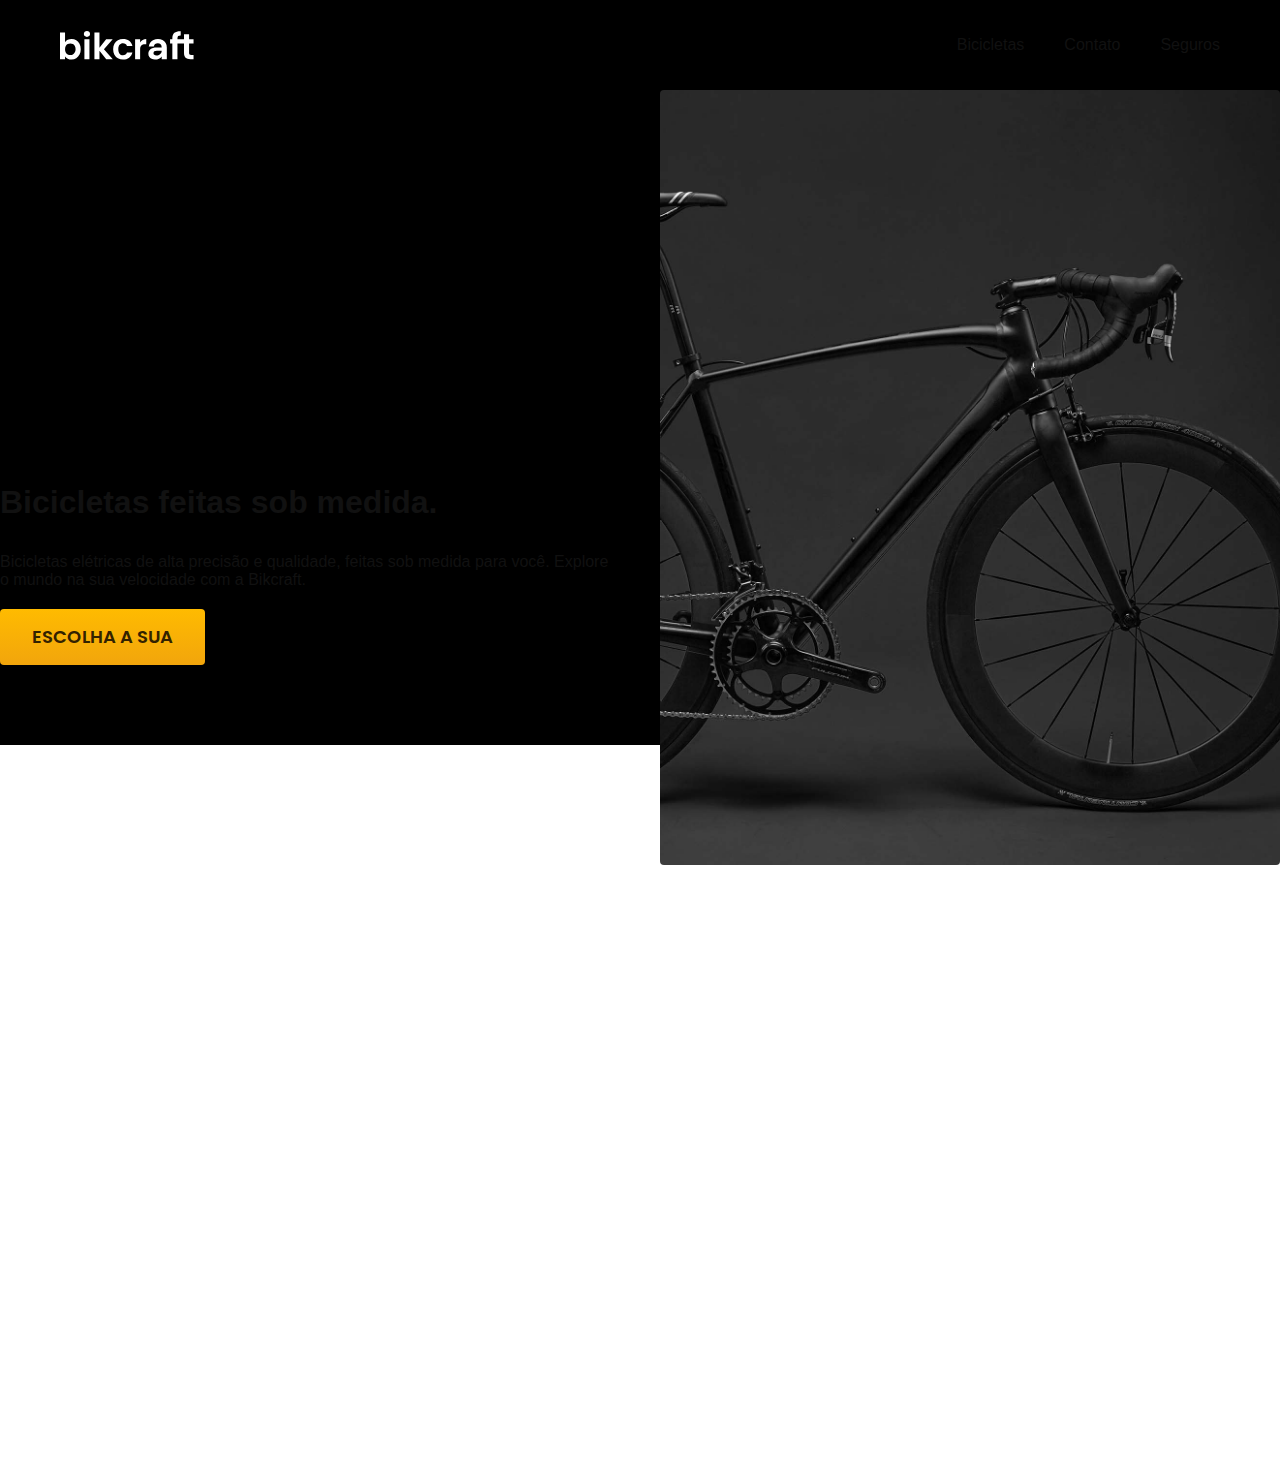
<file: index.html>
<!DOCTYPE html>
<html lang="pt-br">

<head>
  <meta charset="UTF-8">
  <meta name="viewport" content="width=device-width, initial-scale=1.0">
  <title>Bikcraft - Bicicletas Elétricas</title>
  <meta name="description" content="Bicicletas elétricas de alta precisão e qualidade, feitas sob medida para você. Explore o mundo na sua velocidade com a Bikcraft.">
  <link rel="stylesheet" href="./css/style.css">

  <link rel="preconnect" href="https://fonts.googleapis.com">
  <link rel="preconnect" href="https://fonts.gstatic.com" crossorigin>
  <link href="https://fonts.googleapis.com/css2?family=Poppins:wght@400;600&family=Roboto:wght@400;500&display=swap" rel="stylesheet">
</head>

<body>
  <header class="header-bg">
    <div class="header">
      <a href="./">
        <img src="./img/bikcraft.svg" alt="Bikcraft">
      </a>

      <nav aria-label="primaria">
        <ul class="header-menu">
          <li><a href="./bicicletas.html">Bicicletas</a></li>
          <li><a href="./contato.html">Contato</a></li>
          <li><a href="./seguros.html">Seguros</a></li>
        </ul>
      </nav>
    </div>
  </header>

  <main class="introducao-bg">
    <div class="introducao">
      <div class="introducao-conteudo">
        <h1>Bicicletas feitas sob medida<span>.</span></h1>
        <p>Bicicletas elétricas de alta precisão e qualidade, feitas sob medida para você. Explore o mundo na sua velocidade com a Bikcraft.</p>
        <a class="botao" href="./bicicletas.html">Escolha a sua</a>
      </div>
      <div>
        <img src="./img/fotos/introducao.jpg" alt="Bicicleta elétrica preta.">
      </div>
    </div>
  </main>
</body>

</html>
</file>
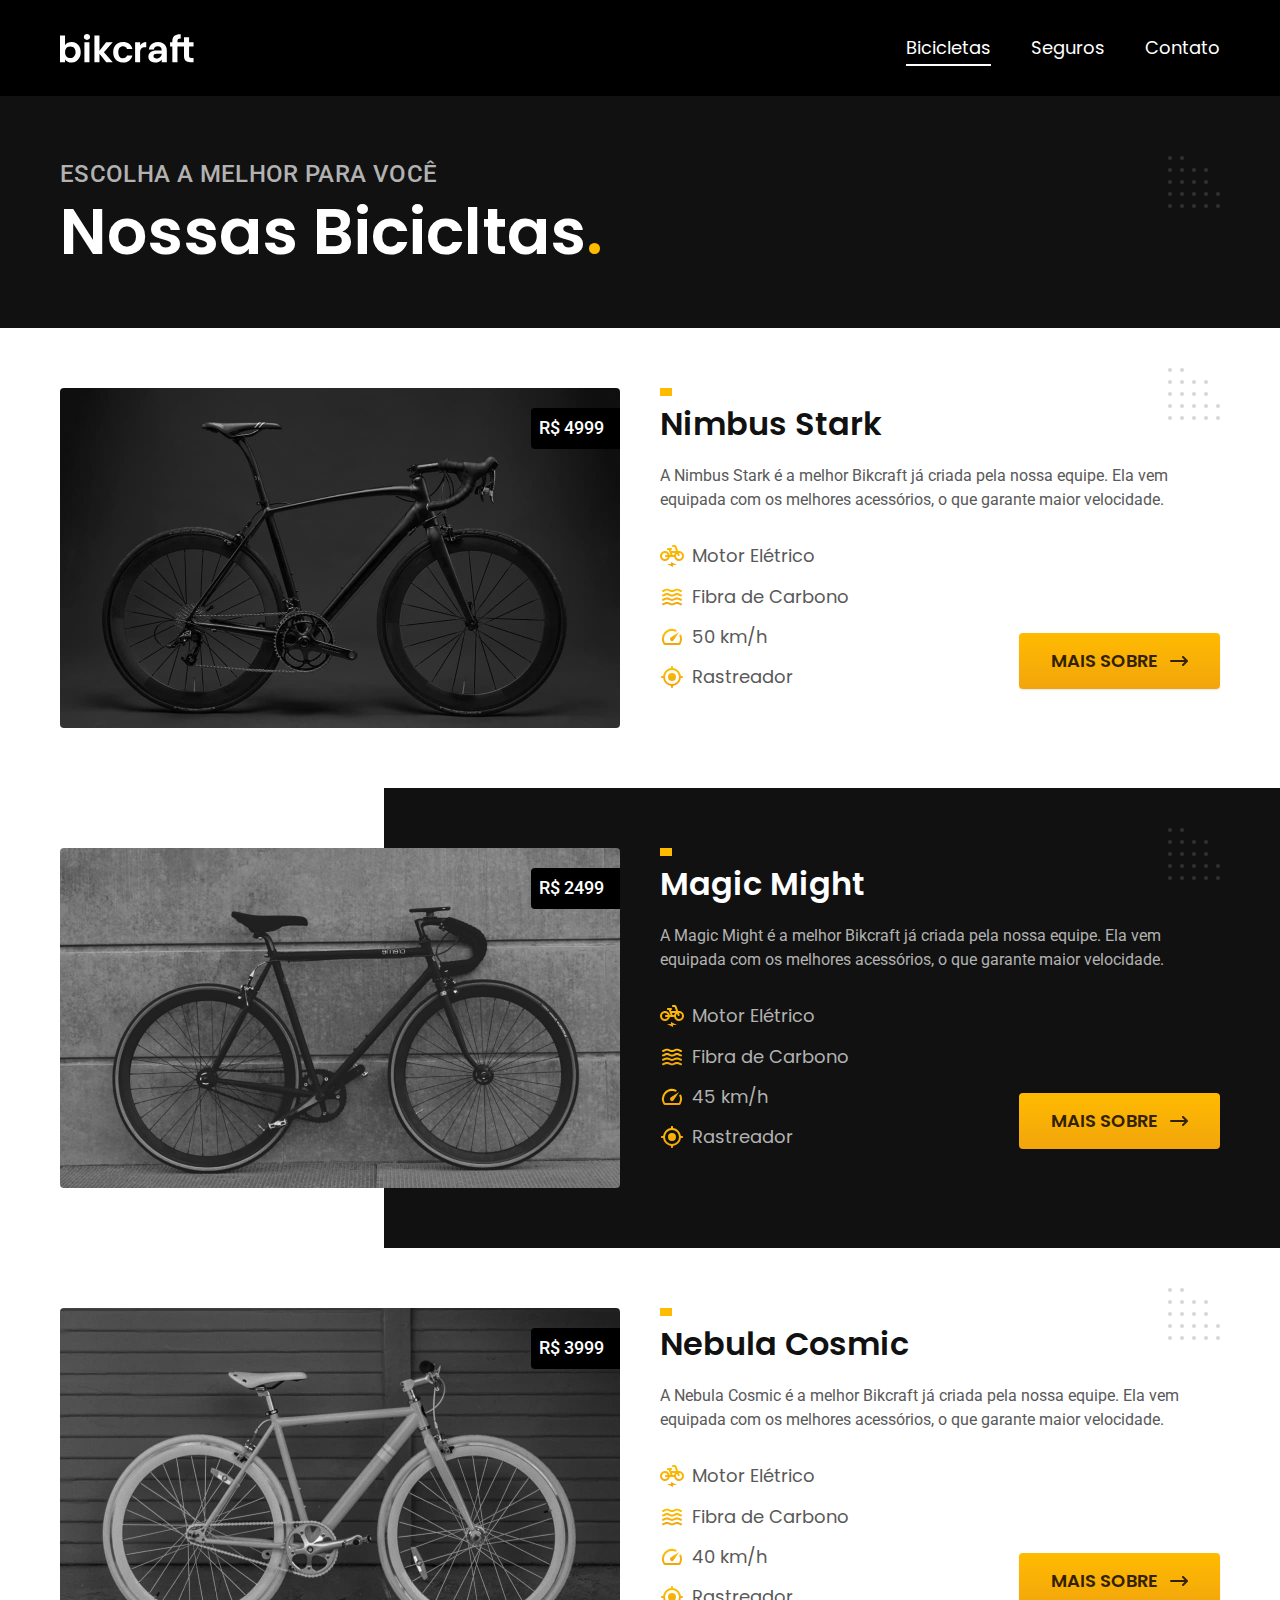
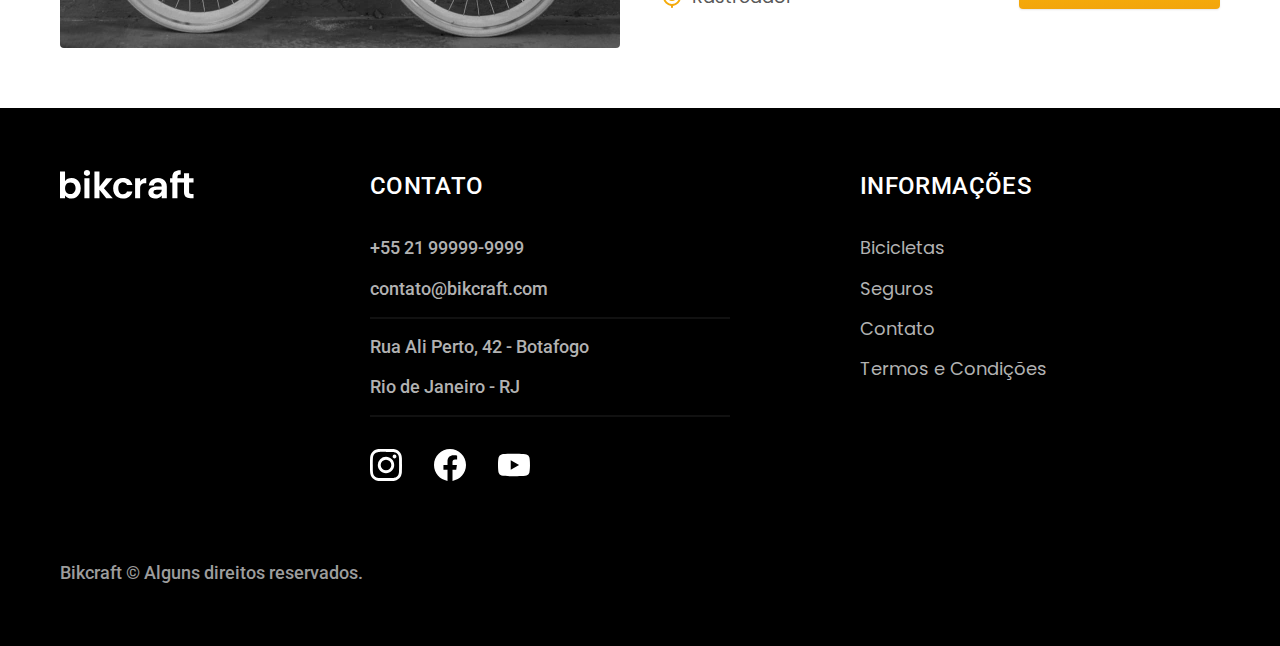
<file: bicicletas.html>
<!DOCTYPE html>
<html lang="pt-br">

<head>
  <meta charset="UTF-8">
  <meta name="viewport" content="width=device-width, initial-scale=1.0">
  <title>Bicicletas | Bikcraft</title>
  <meta name="description" content="Termos e Condições.">
  <link rel="apple-touch-icon" sizes="180x180" href="./img/favicon_io/apple-touch-icon.png">
  <link rel="icon" type="image/png" sizes="32x32" href="./img/favicon_io/favicon-32x32.png">
  <link rel="icon" type="image/png" sizes="16x16" href="./img/favicon_io/favicon-16x16.png">
  <link rel="manifest" href="/site.webmanifest">
  <link rel="preload" href="./css/style.min.css" as="style">
  <link rel="stylesheet" href="./css/style.min.css">

  <link rel="preconnect" href="https://fonts.googleapis.com">
  <link rel="preconnect" href="https://fonts.gstatic.com" crossorigin>
  <link href="https://fonts.googleapis.com/css2?family=Poppins:wght@400;600&family=Merriweather:ital,wght@1,900&family=Roboto:wght@400;500&display=swap" rel="stylesheet">

  <script>document.documentElement.classList.add('js')</script>
</head>

<body id="bicicletas">
  <header class="header-bg">
    <div class="header container">
      <a href="./">
        <img src="./img/bikcraft.svg" width="136" height="32" alt="Bikcraft">
      </a>

      <nav aria-label="primaria">
        <ul class="header-menu cor-0 font-1-m">
          <li><a href="./bicicletas.html">Bicicletas</a></li>
          <li><a href="./seguros.html">Seguros</a></li>
          <li><a href="./contato.html">Contato</a></li>
        </ul>
      </nav>
    </div>
  </header>

  <main>
    <div class="titulo-bg">
      <div class="titulo container">
        <p class="font-2-l-b cor-5">Escolha a melhor para você</p>
        <h1 class="font-1-xxl cor-0">Nossas Bicicltas<span class="cor-p1">.</span></h1>
      </div>
    </div>

    <div class="bicicletas container">
      <div class="bicicletas-imagem">
        <img src="./img/bicicletas/nimbus.jpg" width="1120" height="680" alt="Bicicleta Preta">
        <span class="font-2-m cor-0">R$ 4999</span>
      </div>
      <div class="bicicletas-conteudo">
        <h2 class="font-1-xl">Nimbus Stark</h2>
        <p class="font-2-s cor-8">A Nimbus Stark é a melhor Bikcraft já criada pela nossa equipe. Ela vem equipada com os melhores acessórios, o que garante maior velocidade.</p>
        <ul class="font-1-m cor-8">
          <li>
            <img src="./img/icones/eletrica.svg" width="24" height="24" alt="">
            Motor Elétrico
          </li>
          <li>
            <img src="./img/icones/carbono.svg" width="24" height="24" alt="">
            Fibra de Carbono
          </li>
          <li>
            <img src="./img/icones/velocidade.svg" width="24" height="24" alt="">
            50 km/h
          </li>
          <li>
            <img src="./img/icones/rastreador.svg" width="24" height="24" alt="">
            Rastreador
          </li>
        </ul>
        <a class="botao seta" href="./bicicletas/nimbus.html">Mais Sobre</a>
      </div>
    </div>

    <div class="bicicletas-bg">
      <div class="bicicletas container">
        <div class="bicicletas-imagem">
          <img src="./img/bicicletas/magic.jpg" width="1120" height="680" alt="Bicicleta Preta">
          <span class="font-2-m cor-0">R$ 2499</span>
        </div>
        <div class="bicicletas-conteudo">
          <h2 class="font-1-xl cor-0">Magic Might</h2>
          <p class="font-2-s cor-5">A Magic Might é a melhor Bikcraft já criada pela nossa equipe. Ela vem equipada com os melhores acessórios, o que garante maior velocidade.</p>
          <ul class="font-1-m cor-5">
            <li>
              <img src="./img/icones/eletrica.svg" width="24" height="24" alt="">
              Motor Elétrico
            </li>
            <li>
              <img src="./img/icones/carbono.svg" width="24" height="24" alt="">
              Fibra de Carbono
            </li>
            <li>
              <img src="./img/icones/velocidade.svg" width="24" height="24" alt="">
              45 km/h
            </li>
            <li>
              <img src="./img/icones/rastreador.svg" width="24" height="24" alt="">
              Rastreador
            </li>
          </ul>
          <a class="botao seta" href="./bicicletas/magic.html">Mais Sobre</a>
        </div>
      </div>
    </div>

    <div class="bicicletas container">
      <div class="bicicletas-imagem">
        <img src="./img/bicicletas/nebula.jpg" width="1120" height="680" alt="Bicicleta Preta">
        <span class="font-2-m cor-0">R$ 3999</span>
      </div>
      <div class="bicicletas-conteudo">
        <h2 class="font-1-xl">Nebula Cosmic</h2>
        <p class="font-2-s cor-8">A Nebula Cosmic é a melhor Bikcraft já criada pela nossa equipe. Ela vem equipada com os melhores acessórios, o que garante maior velocidade.</p>
        <ul class="font-1-m cor-8">
          <li>
            <img src="./img/icones/eletrica.svg" width="24" height="24" alt="">
            Motor Elétrico
          </li>
          <li>
            <img src="./img/icones/carbono.svg" width="24" height="24" alt="">
            Fibra de Carbono
          </li>
          <li>
            <img src="./img/icones/velocidade.svg" width="24" height="24" alt="">
            40 km/h
          </li>
          <li>
            <img src="./img/icones/rastreador.svg" width="24" height="24" alt="">
            Rastreador
          </li>
        </ul>
        <a class="botao seta" href="./bicicletas/nebula.html">Mais Sobre</a>
      </div>
    </div>
  </main>

  <footer class="footer-bg">
    <div class="footer container">
      <img src="./img/bikcraft.svg" width="136" height="32" alt="Bikcraft">
      <div class="footer-contato">
        <h3 class="font-2-l-b cor-0">Contato</h3>
        <ul class="font-2-m cor-5">
          <li><a href="tel:+5521999999999">+55 21 99999-9999</a></li>
          <li><a href="mailto:contato@bikcraft.com">contato@bikcraft.com</a></li>
          <li>Rua Ali Perto, 42 - Botafogo</li>
          <li>Rio de Janeiro - RJ</li>
        </ul>
        <div class="footer-redes">
          <a href="./">
            <img src="./img/redes/instagram.svg" width="32" height="32" alt="Instagram">
          </a>
          <a href="./">
            <img src="./img/redes/facebook.svg" width="32" height="32" alt="Facebook">
          </a>
          <a href="./">
            <img src="./img/redes/youtube.svg" width="32" height="32" alt="Youtube">
          </a>
        </div>
      </div>
      <div class="footer-informacoes">
        <h3 class="font-2-l-b cor-0">Informações</h3>
        <nav>
          <ul class="font-1-m cor-5">
            <li><a href="./bicicletas.html">Bicicletas</a></li>
            <li><a href="./seguros.html">Seguros</a></li>
            <li><a href="./contato.html">Contato</a></li>
            <li><a href="./termos.html">Termos e Condições</a></li>
          </ul>
        </nav>
      </div>
      <p class="footer-copy font-2-m cor-6">Bikcraft &copy; Alguns direitos reservados.</p>
    </div>
  </footer>
  <script src="./js/script.js"></script>
</body>

</html>
</file>
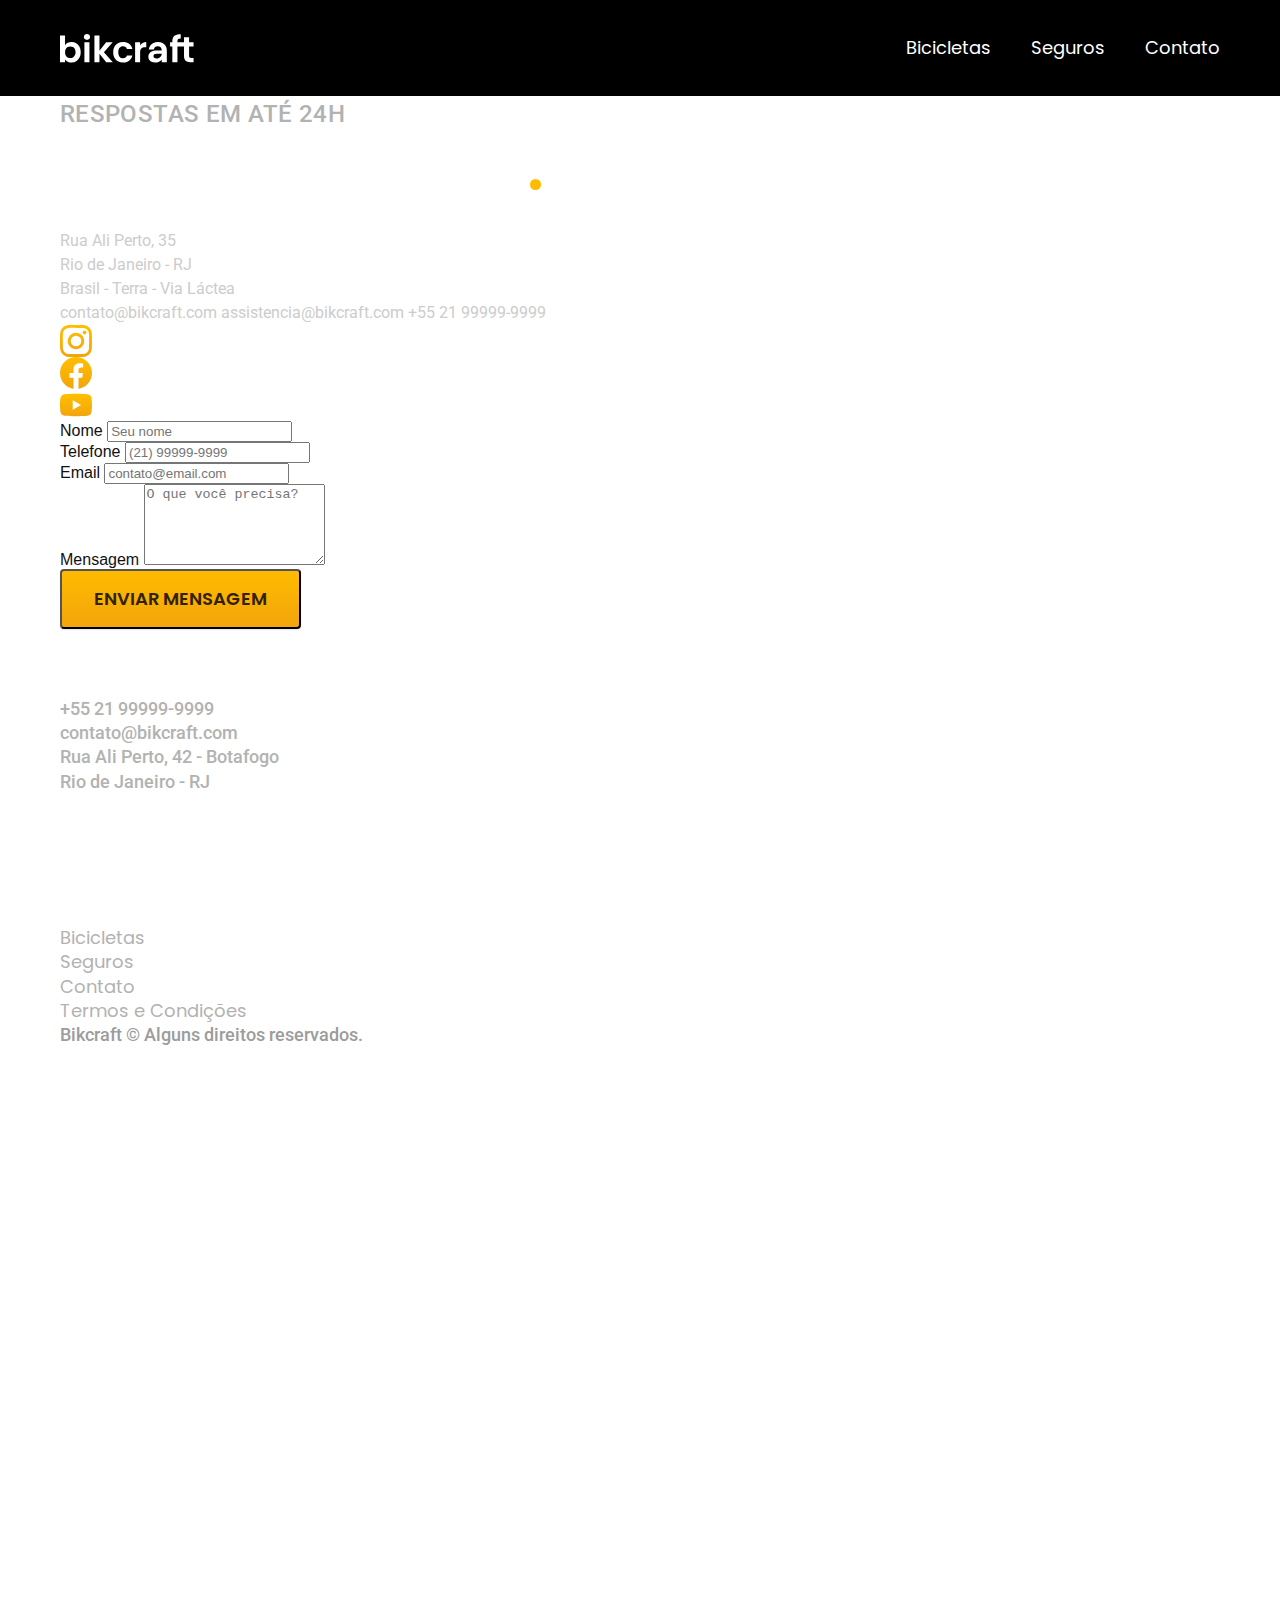
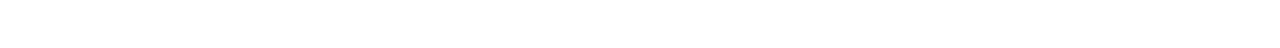
<file: contato.html>
<!DOCTYPE html>
<html lang="pt-br">

<head>
  <meta charset="UTF-8">
  <meta name="viewport" content="width=device-width, initial-scale=1.0">
  <title>Contato | Bikcraft</title>
  <meta name="description" content="Contato">
  <link rel="stylesheet" href="./css/style.css">

  <link rel="preconnect" href="https://fonts.googleapis.com">
  <link rel="preconnect" href="https://fonts.gstatic.com" crossorigin>
  <link href="https://fonts.googleapis.com/css2?family=Poppins:wght@400;600&family=Merriweather:ital,wght@1,900&family=Roboto:wght@400;500&display=swap" rel="stylesheet">
</head>

<body id="contato">
  <header class="header-bg">
    <div class="header container">
      <a href="./">
        <img src="./img/bikcraft.svg" alt="Bikcraft">
      </a>

      <nav aria-label="primaria">
        <ul class="header-menu cor-0 font-1-m">
          <li><a href="./bicicletas.html">Bicicletas</a></li>
          <li><a href="./seguros.html">Seguros</a></li>
          <li><a href="./contato.html">Contato</a></li>
        </ul>
      </nav>
    </div>
  </header>

  <main>
    <div class="titulo-bg">
      <div class="titulo container">
        <p class="font-2-l-b cor-5">Respostas em até 24h</p>
        <h1 class="font-1-xxl cor-0">Nosso contato<span class="cor-p1">.</span></h1>
      </div>
    </div>

    <div class="contato-bg">
      <div class="contato container">
        <section class="contato-dados" aria-label="Endereço">
          <h2 class="font-1-m cor-0">Loja Online</h2>
          <div class="contato-endereco font-2-s cor-4">
            <p>Rua Ali Perto, 35</p>
            <p>Rio de Janeiro - RJ</p>
            <p>Brasil - Terra - Via Láctea</p>
          </div>
          <address class="contato-meios font-2-s cor-4">
            <a href="mailto:contato@bikcraft.com">contato@bikcraft.com</a>
            <a href="mailto:assistencia@bikcraft.com">assistencia@bikcraft.com</a>
            <a href="tel:+5521999999999">+55 21 99999-9999</a>
          </address>
          <div class="contato-redes">
            <a href="./">
              <img src="./img/redes/instagram-p.svg" alt="Instagram">
            </a>
            <a href="./">
              <img src="./img/redes/facebook-p.svg" alt="Facebook">
            </a>
            <a href="./">
              <img src="./img/redes/youtube-p.svg" alt="Youtube">
            </a>
          </div>
        </section>
        <section class="contato-formulario" aria-label="Formulário">
          <form class="form" action="./contato.html">
            <div>
              <label for="nome">Nome</label>
              <input type="text" id="nome" name="nome" placeholder="Seu nome">
            </div>
            <div>
              <label for="telefone">Telefone</label>
              <input type="text" id="telefone" name="telefone" placeholder="(21) 99999-9999">
            </div>
            <div class="col-2">
              <label for="email">Email</label>
              <input type="email" id="email" name="email" placeholder="contato@email.com">
            </div>
            <div class="col-2">
              <label for="mensagem">Mensagem</label>
              <textarea rows="5" id="mensagem" name="mensagem" placeholder="O que você precisa?"></textarea>
            </div>
            <button class="botao col-2">Enviar Mensagem</button>
          </form>
        </section>
      </div>
    </div>
  </main>

  <footer class="footer-bg">
    <div class="footer container">
      <img src="./img/bikcraft.svg" alt="Bikcraft">
      <div class="footer-contato">
        <h3 class="font-2-l-b cor-0">Contato</h3>
        <ul class="font-2-m cor-5">
          <li><a href="tel:+5521999999999">+55 21 99999-9999</a></li>
          <li><a href="mailto:contato@bikcraft.com">contato@bikcraft.com</a></li>
          <li>Rua Ali Perto, 42 - Botafogo</li>
          <li>Rio de Janeiro - RJ</li>
        </ul>
        <div class="footer-redes">
          <a href="./">
            <img src="./img/redes/instagram.svg" alt="Instagram">
          </a>
          <a href="./">
            <img src="./img/redes/facebook.svg" alt="Facebook">
          </a>
          <a href="./">
            <img src="./img/redes/youtube.svg" alt="Youtube">
          </a>
        </div>
      </div>
      <div class="footer-informacoes">
        <h3 class="font-2-l-b cor-0">Informações</h3>
        <nav>
          <ul class="font-1-m cor-5">
            <li><a href="./bicicletas.html">Bicicletas</a></li>
            <li><a href="./seguros.html">Seguros</a></li>
            <li><a href="./contato.html">Contato</a></li>
            <li><a href="./termos.html">Termos e Condições</a></li>
          </ul>
        </nav>
      </div>
      <p class="footer-copy font-2-m cor-6">Bikcraft &copy; Alguns direitos reservados.</p>
    </div>
  </footer>
</body>

</html>
</file>
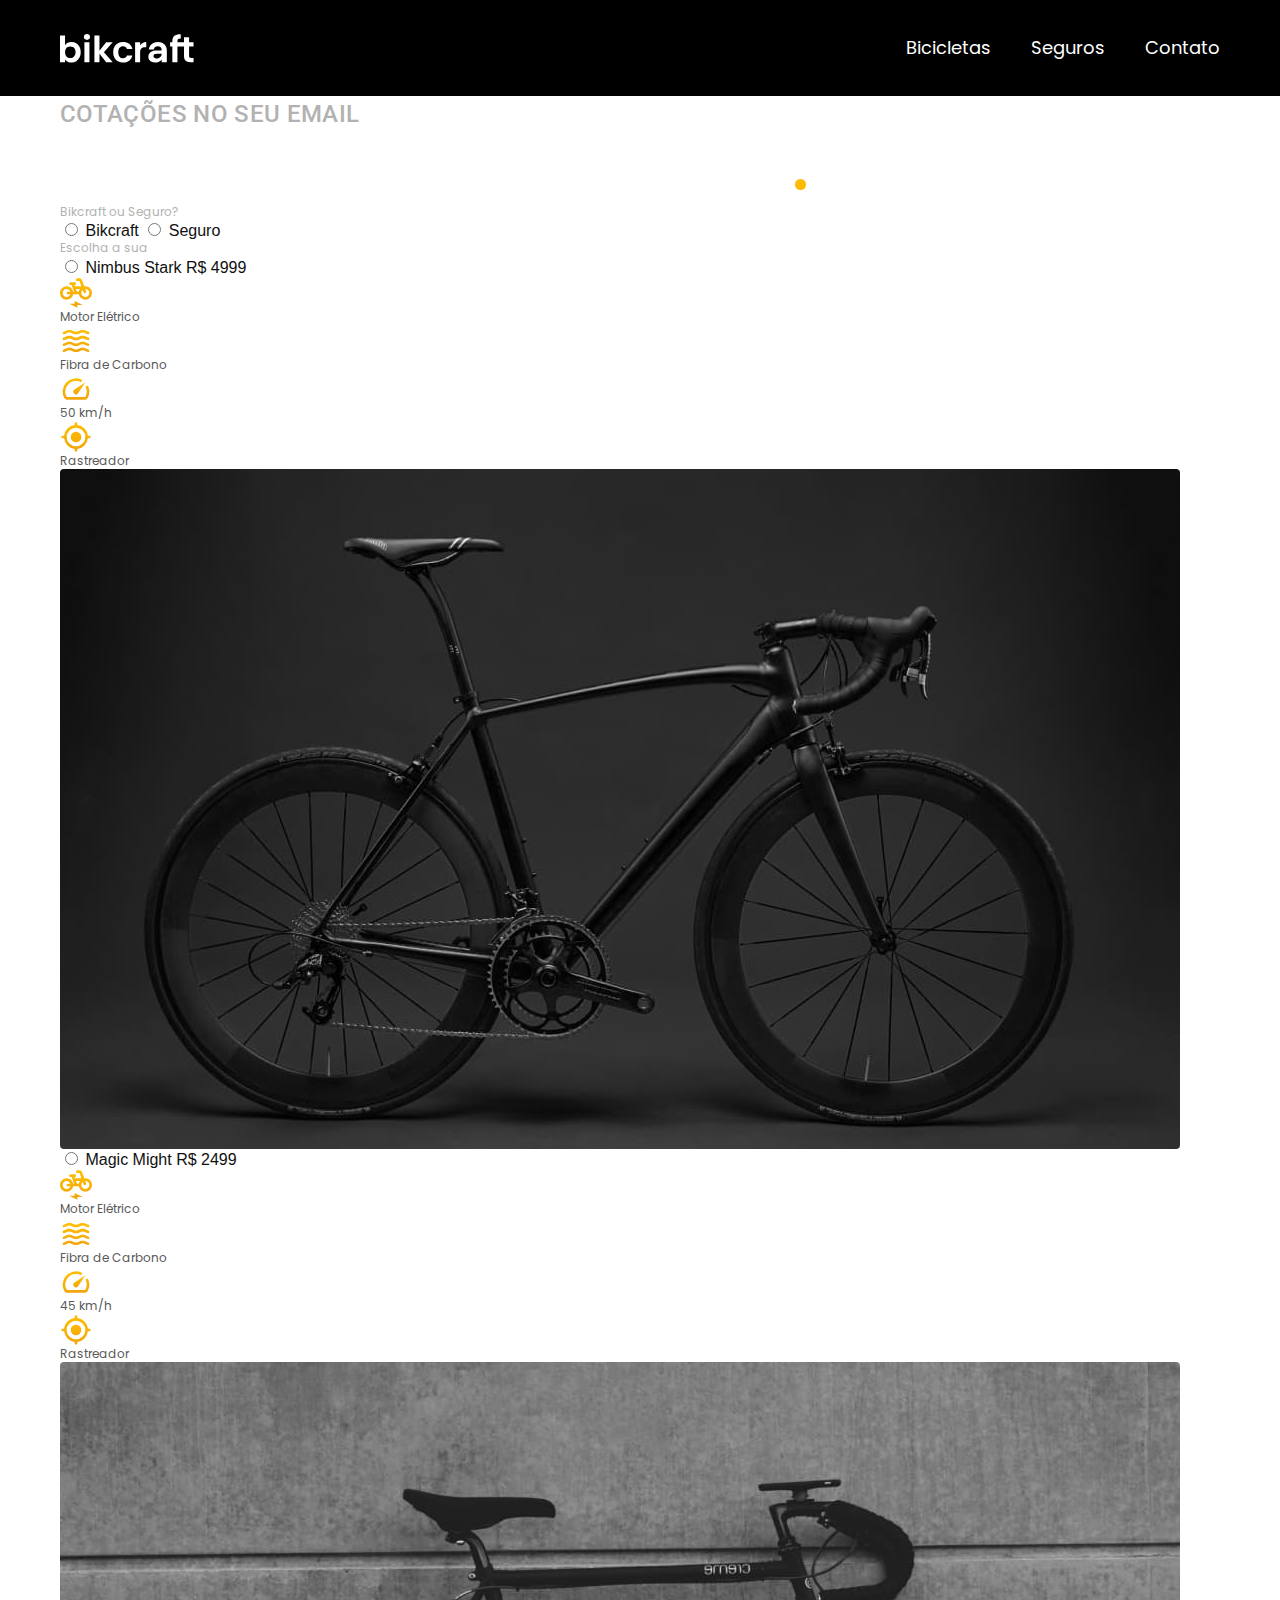
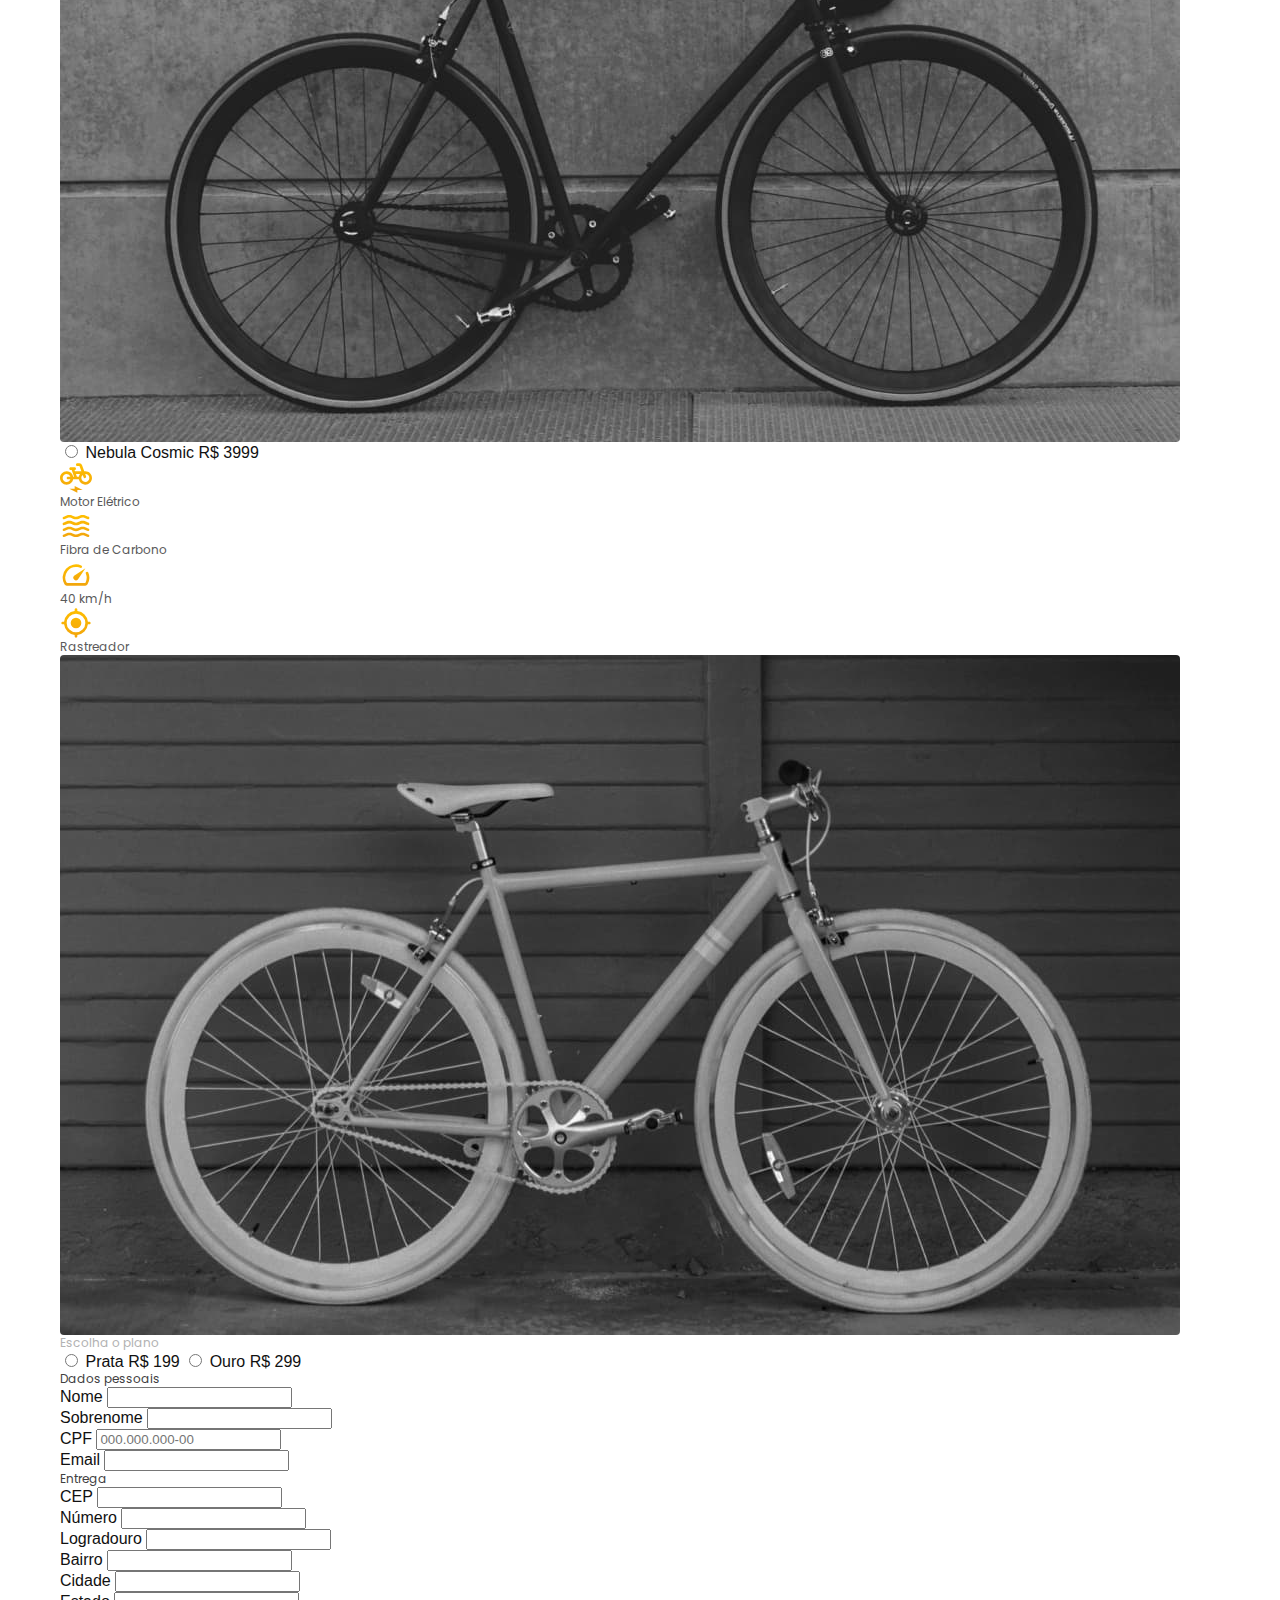
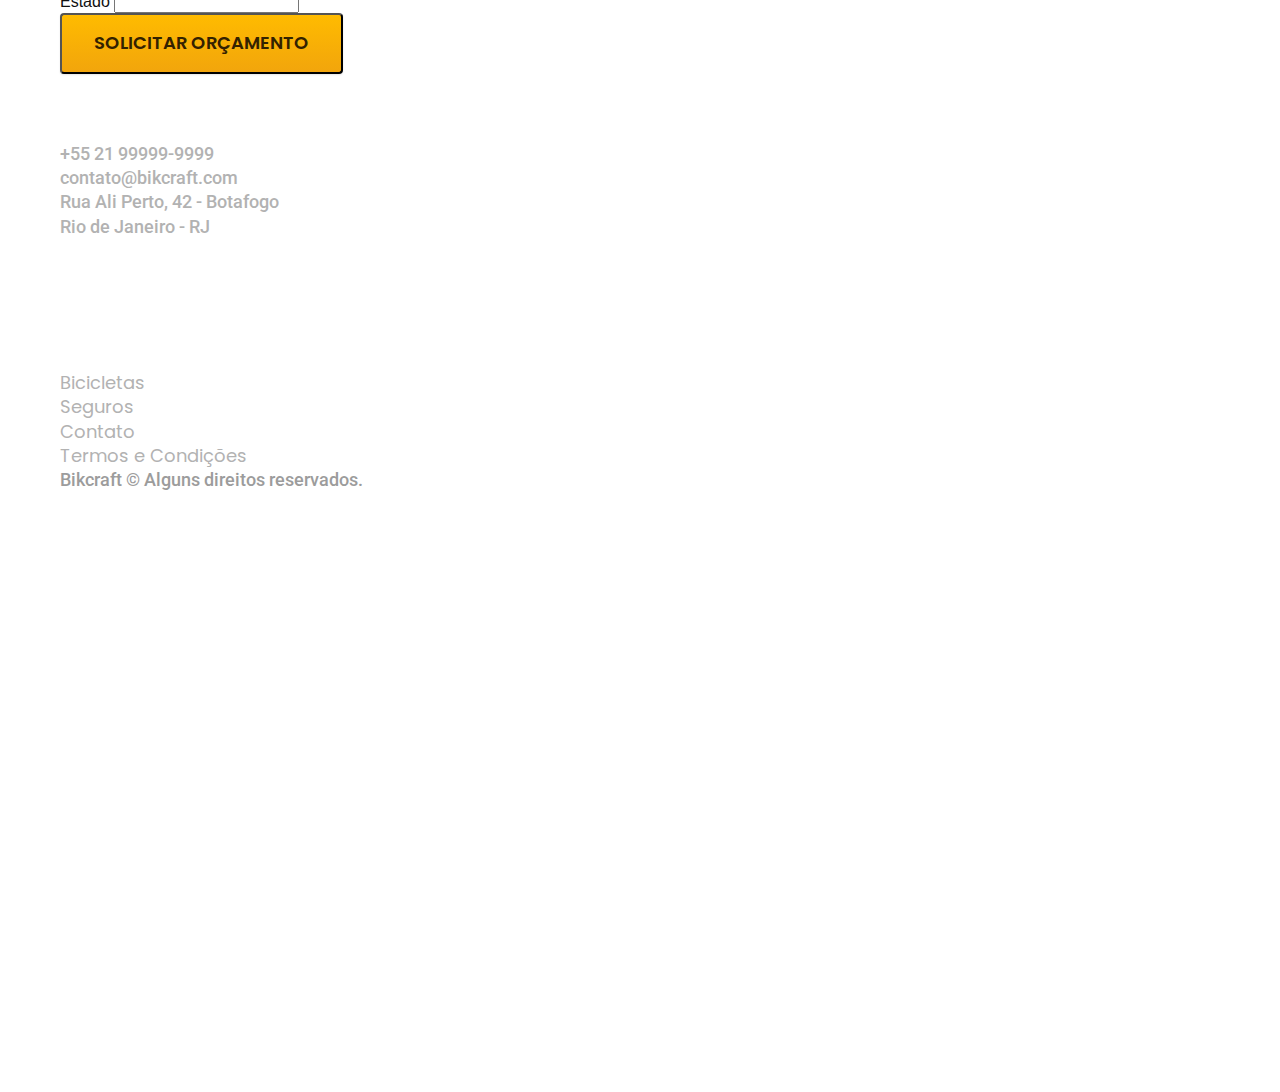
<file: orcamento.html>
<!DOCTYPE html>
<html lang="pt-br">

<head>
  <meta charset="UTF-8">
  <meta name="viewport" content="width=device-width, initial-scale=1.0">
  <title>Orçamento | Bikcraft</title>
  <meta name="description" content="Orçamento.">
  <link rel="stylesheet" href="./css/style.css">

  <link rel="preconnect" href="https://fonts.googleapis.com">
  <link rel="preconnect" href="https://fonts.gstatic.com" crossorigin>
  <link href="https://fonts.googleapis.com/css2?family=Poppins:wght@400;600&family=Merriweather:ital,wght@1,900&family=Roboto:wght@400;500&display=swap" rel="stylesheet">
</head>

<body id="orcamento">
  <header class="header-bg">
    <div class="header container">
      <a href="./">
        <img src="./img/bikcraft.svg" alt="Bikcraft">
      </a>

      <nav aria-label="primaria">
        <ul class="header-menu cor-0 font-1-m">
          <li><a href="./bicicletas.html">Bicicletas</a></li>
          <li><a href="./seguros.html">Seguros</a></li>
          <li><a href="./contato.html">Contato</a></li>
        </ul>
      </nav>
    </div>
  </header>

  <main>
    <div class="titulo-bg">
      <div class="titulo container">
        <p class="font-2-l-b cor-5">Cotações no seu email</p>
        <h1 class="font-1-xxl cor-0">Solicite um orçamento<span class="cor-p1">.</span></h1>
      </div>
    </div>

    <form class="orcamento container" action="./">
      <div class="orcamento-produto">
        <h2 class="font-1-xs cor-5">Bikcraft ou Seguro?</h2>

        <input type="radio" name="tipo" value="bikcraft" id="bikcraft">
        <label for="bikcraft">Bikcraft</label>

        <input type="radio" name="tipo" value="seguro" id="seguro">
        <label for="seguro">Seguro</label>

        <div class="orcamento-conteudo" id="orcamento-bikcraft">
          <h2 class="font-1-xs cor-5">Escolha a sua</h2>

          <input type="radio" name="produto" value="nimbus" id="nimbus">
          <label for="nimbus">Nimbus Stark <span>R$ 4999</span></label>
          <div class="orcamento-detalhes">
            <ul class="font-1-xs cor-8">
              <li><img src="./img/icones/eletrica.svg" alt=""> Motor Elétrico</li>
              <li><img src="./img/icones/carbono.svg" alt=""> Fibra de Carbono</li>
              <li><img src="./img/icones/velocidade.svg" alt=""> 50 km/h</li>
              <li><img src="./img/icones/rastreador.svg" alt=""> Rastreador</li>
            </ul>
            <img src="./img/bicicletas/nimbus.jpg" alt="Bicicleta preta">
          </div>

          <input type="radio" name="produto" value="magic" id="magic">
          <label for="magic">Magic Might <span>R$ 2499</span></label>
          <div class="orcamento-detalhes">
            <ul class="font-1-xs cor-8">
              <li><img src="./img/icones/eletrica.svg" alt=""> Motor Elétrico</li>
              <li><img src="./img/icones/carbono.svg" alt=""> Fibra de Carbono</li>
              <li><img src="./img/icones/velocidade.svg" alt=""> 45 km/h</li>
              <li><img src="./img/icones/rastreador.svg" alt=""> Rastreador</li>
            </ul>
            <img src="./img/bicicletas/magic.jpg" alt="Bicicleta preta">
          </div>

          <input type="radio" name="produto" value="nebula" id="nebula">
          <label for="nebula">Nebula Cosmic <span>R$ 3999</span></label>
          <div class="orcamento-detalhes">
            <ul class="font-1-xs cor-8">
              <li><img src="./img/icones/eletrica.svg" alt=""> Motor Elétrico</li>
              <li><img src="./img/icones/carbono.svg" alt=""> Fibra de Carbono</li>
              <li><img src="./img/icones/velocidade.svg" alt=""> 40 km/h</li>
              <li><img src="./img/icones/rastreador.svg" alt=""> Rastreador</li>
            </ul>
            <img src="./img/bicicletas/nebula.jpg" alt="Bicicleta branca">
          </div>
        </div>

        <div class="orcamento-conteudo" id="orcamento-seguro">
          <h2 class="font-1-xs cor-5">Escolha o plano</h2>

          <input type="radio" name="produto" value="prata" id="prata">
          <label for="prata">Prata <span>R$ 199</span></label>

          <input type="radio" name="produto" value="ouro" id="ouro">
          <label for="ouro">Ouro <span>R$ 299</span></label>
        </div>
      </div>
      <div class="orcamento-dados form">
        <h2 class="font-1-xs cor-9 col-2">Dados pessoais</h2>
        <div>
          <label for="nome">Nome</label>
          <input type="text" id="nome" name="nome">
        </div>
        <div>
          <label for="sobrenome">Sobrenome</label>
          <input type="text" id="sobrenome" name="sobrenome">
        </div>
        <div class="col-2">
          <label for="cpf">CPF</label>
          <input type="text" id="cpf" name="cpf" placeholder="000.000.000-00">
        </div>
        <div class="col-2">
          <label for="email">Email</label>
          <input type="email" id="email" name="email">
        </div>
        <h2 class="font-1-xs cor-9 col-2">Entrega</h2>
        <div>
          <label for="cep">CEP</label>
          <input type="text" id="cep" name="cep">
        </div>
        <div>
          <label for="numero">Número</label>
          <input type="text" id="numero" name="numero">
        </div>
        <div>
          <label for="logradouro">Logradouro</label>
          <input type="text" id="logradouro" name="logradouro">
        </div>
        <div>
          <label for="bairro">Bairro</label>
          <input type="text" id="bairro" name="bairro">
        </div>
        <div>
          <label for="cidade">Cidade</label>
          <input type="text" id="cidade" name="cidade">
        </div>
        <div>
          <label for="estado">Estado</label>
          <input type="text" id="estado" name="estado">
        </div>
        <button class="botao col-2">Solicitar Orçamento</button>
      </div>
    </form>
  </main>

  <footer class="footer-bg">
    <div class="footer container">
      <img src="./img/bikcraft.svg" alt="Bikcraft">
      <div class="footer-contato">
        <h3 class="font-2-l-b cor-0">Contato</h3>
        <ul class="font-2-m cor-5">
          <li><a href="tel:+5521999999999">+55 21 99999-9999</a></li>
          <li><a href="mailto:contato@bikcraft.com">contato@bikcraft.com</a></li>
          <li>Rua Ali Perto, 42 - Botafogo</li>
          <li>Rio de Janeiro - RJ</li>
        </ul>
        <div class="footer-redes">
          <a href="./">
            <img src="./img/redes/instagram.svg" alt="Instagram">
          </a>
          <a href="./">
            <img src="./img/redes/facebook.svg" alt="Facebook">
          </a>
          <a href="./">
            <img src="./img/redes/youtube.svg" alt="Youtube">
          </a>
        </div>
      </div>
      <div class="footer-informacoes">
        <h3 class="font-2-l-b cor-0">Informações</h3>
        <nav>
          <ul class="font-1-m cor-5">
            <li><a href="./bicicletas.html">Bicicletas</a></li>
            <li><a href="./seguros.html">Seguros</a></li>
            <li><a href="./contato.html">Contato</a></li>
            <li><a href="./termos.html">Termos e Condições</a></li>
          </ul>
        </nav>
      </div>
      <p class="footer-copy font-2-m cor-6">Bikcraft &copy; Alguns direitos reservados.</p>
    </div>
  </footer>
</body>

</html>
</file>
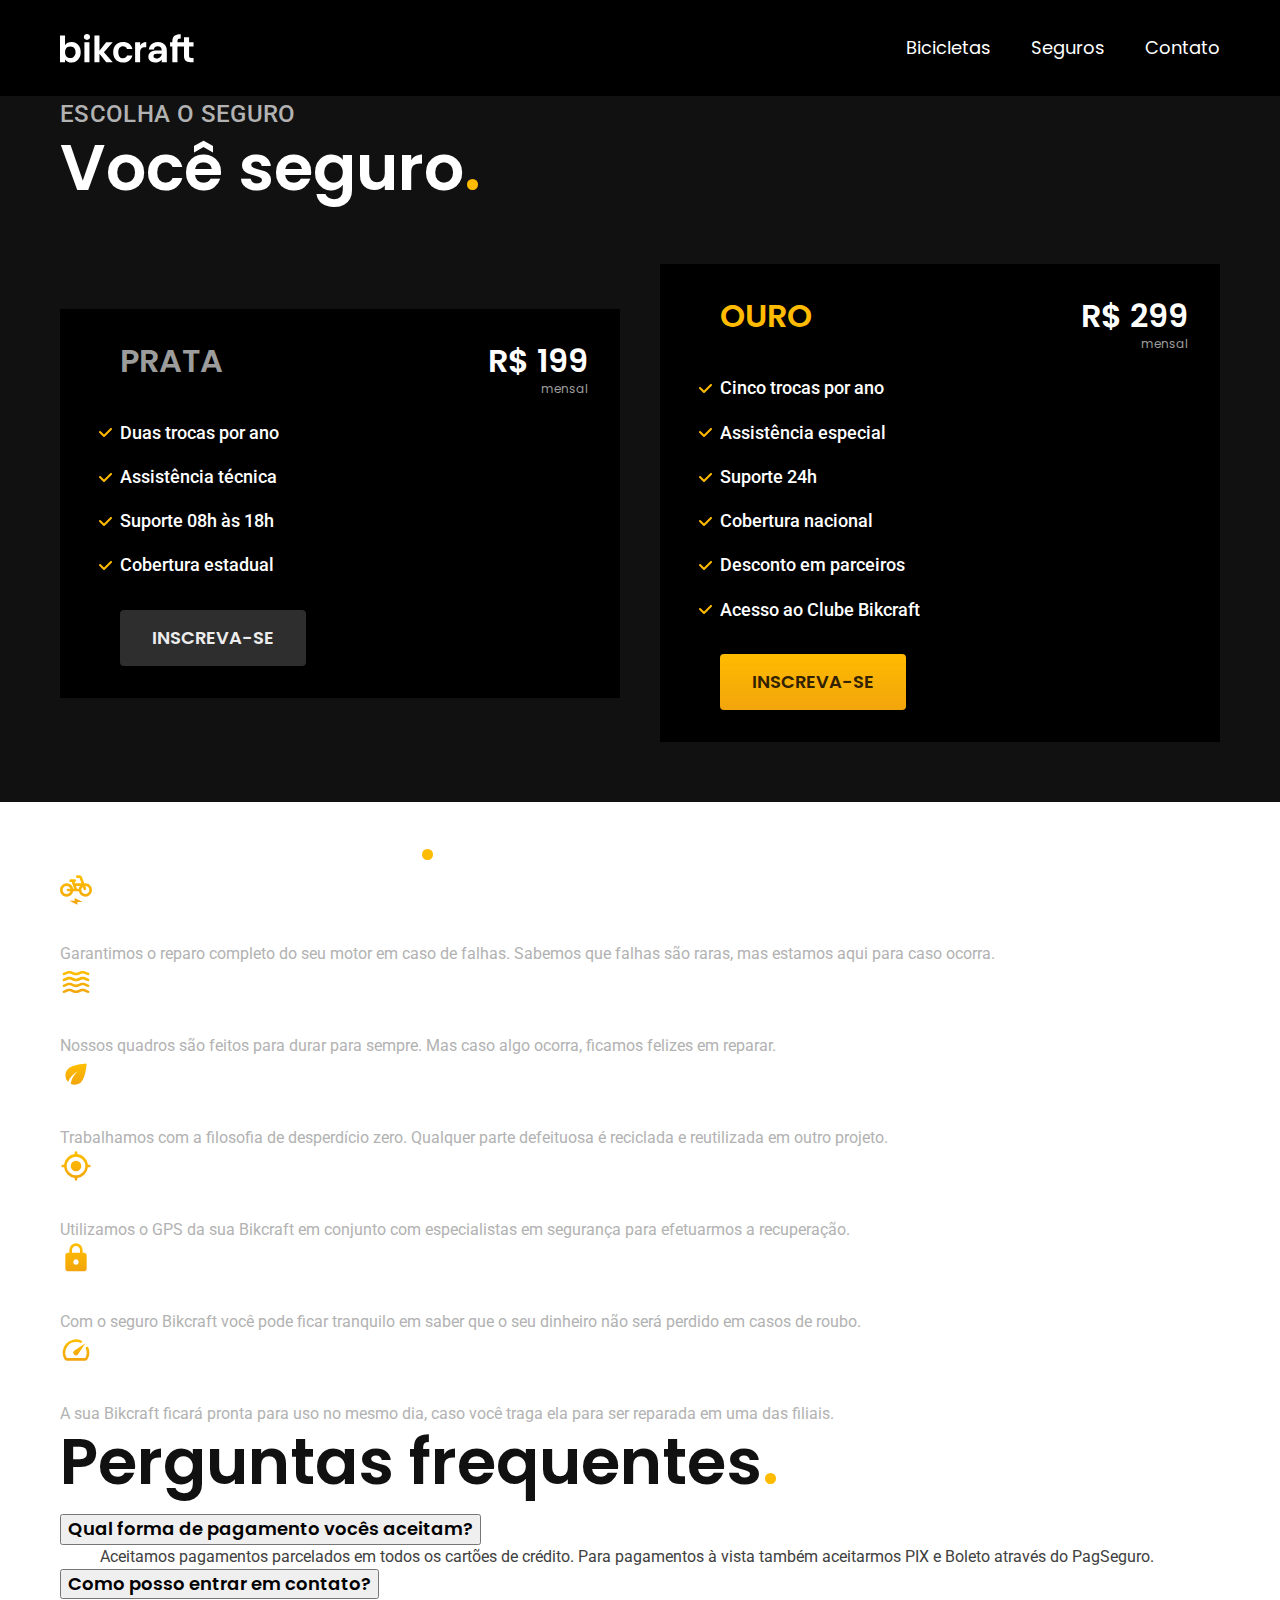
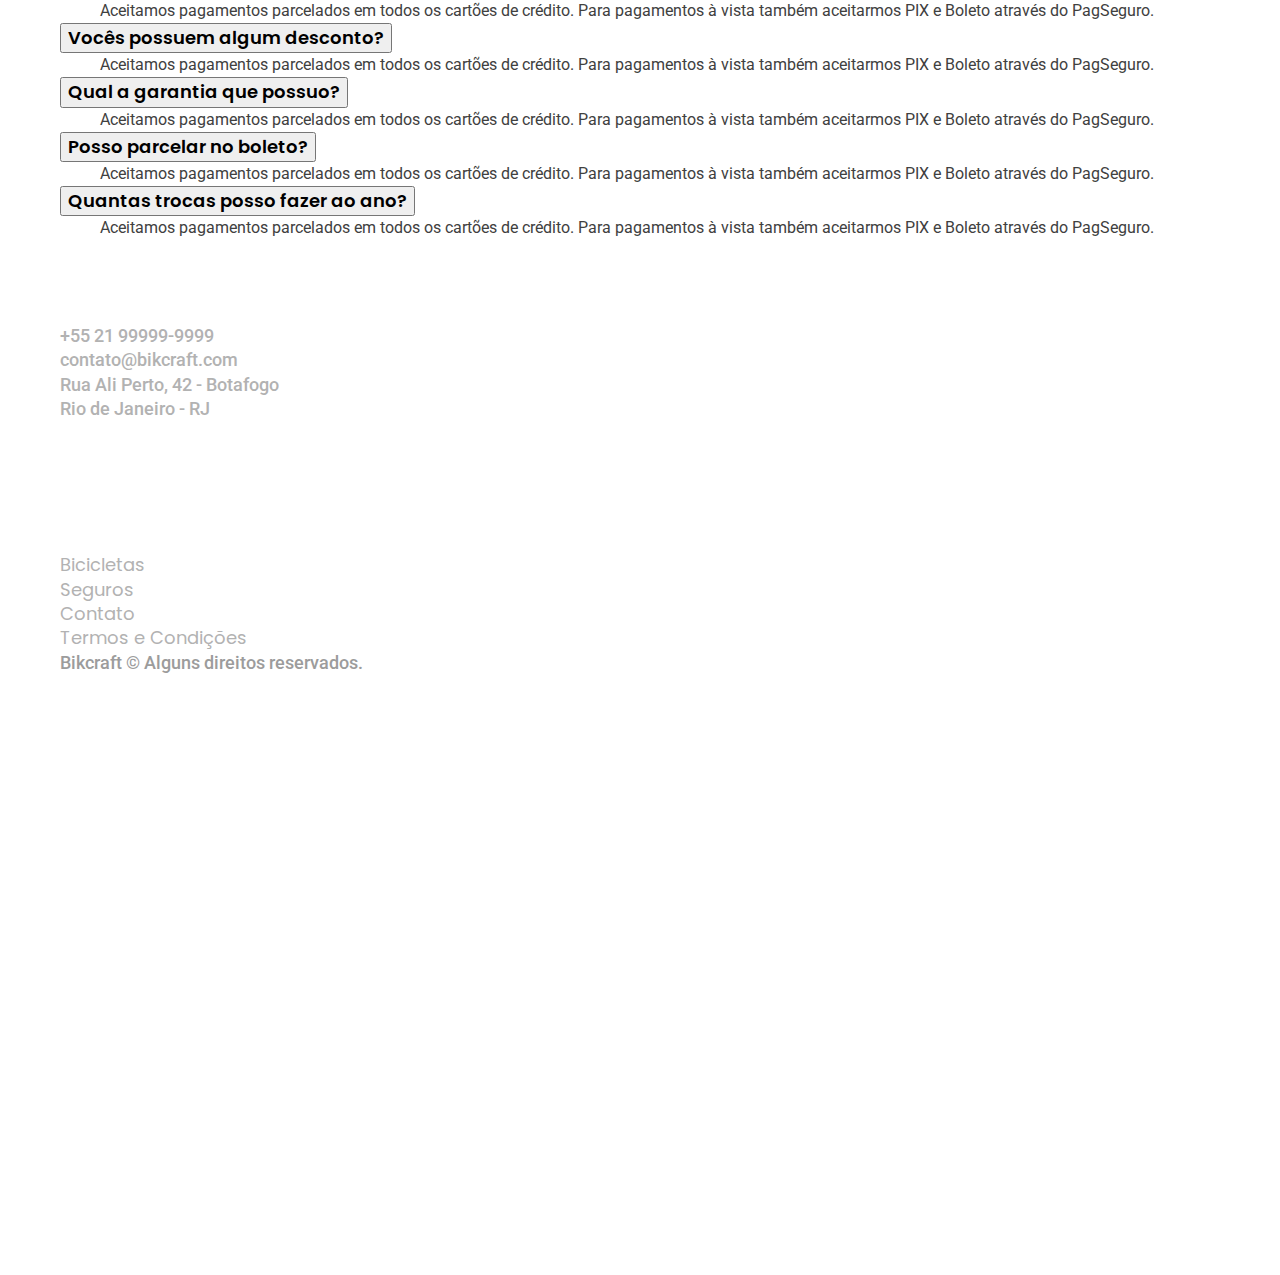
<file: seguros.html>
<!DOCTYPE html>
<html lang="pt-br">

<head>
  <meta charset="UTF-8">
  <meta name="viewport" content="width=device-width, initial-scale=1.0">
  <title>Seguros | Bikcraft</title>
  <meta name="description" content="Termos e Condições.">
  <link rel="apple-touch-icon" sizes="180x180" href="./img/favicon_io/apple-touch-icon.png">
  <link rel="icon" type="image/png" sizes="32x32" href="./img/favicon_io/favicon-32x32.png">
  <link rel="icon" type="image/png" sizes="16x16" href="./img/favicon_io/favicon-16x16.png">
  <link rel="manifest" href="/site.webmanifest">
  <link rel="preload" href="./css/style.css" as="style">
  <link rel="stylesheet" href="./css/style.css">

  <link rel="preconnect" href="https://fonts.googleapis.com">
  <link rel="preconnect" href="https://fonts.gstatic.com" crossorigin>
  <link href="https://fonts.googleapis.com/css2?family=Poppins:wght@400;600&family=Merriweather:ital,wght@1,900&family=Roboto:wght@400;500&display=swap" rel="stylesheet">

  <script>document.documentElement.classList.add('js')</script>
</head>

<body id="seguros">
  <header class="header-bg">
    <div class="header container">
      <a href="./">
        <img src="./img/bikcraft.svg" width="136" height="32" alt="Bikcraft">
      </a>

      <nav aria-label="primaria">
        <ul class="header-menu cor-0 font-1-m">
          <li><a href="./bicicletas.html">Bicicletas</a></li>
          <li><a href="./seguros.html">Seguros</a></li>
          <li><a href="./contato.html">Contato</a></li>
        </ul>
      </nav>
    </div>
  </header>

  <main class="seguros-bg">
    <div class="titulo-bg">
      <div class="titulo container">
        <p class="font-2-l-b cor-5">Escolha o seguro</p>
        <h1 class="font-1-xxl cor-0">Você seguro<span class="cor-p1">.</span></h1>
      </div>
    </div>

    <div class="seguros container">
      <div class="seguros-item">
        <h3 class="font-1-xl cor-6">PRATA</h3>
        <span class="font-1-xl cor-0">R$ 199 <span class="font-1-xs cor-6">mensal</span></span>
        <ul class="font-2-m cor-0">
          <li>Duas trocas por ano</li>
          <li>Assistência técnica</li>
          <li>Suporte 08h às 18h</li>
          <li>Cobertura estadual</li>
        </ul>
        <a class="botao secundario" href="./orcamento.html?tipo=seguro&produto=prata">Inscreva-se</a>
      </div>

      <div class="seguros-item">
        <h3 class="font-1-xl cor-p1">OURO</h3>
        <span class="font-1-xl cor-0">R$ 299 <span class="font-1-xs cor-6">mensal</span></span>
        <ul class="font-2-m cor-0">
          <li>Cinco trocas por ano</li>
          <li>Assistência especial</li>
          <li>Suporte 24h</li>
          <li>Cobertura nacional</li>
          <li>Desconto em parceiros</li>
          <li>Acesso ao Clube Bikcraft</li>
        </ul>
        <a class="botao" href="./orcamento.html?tipo=seguro&produto=ouro">Inscreva-se</a>
      </div>
    </div>
  </main>

  <article class="vantagens-bg">
    <div class="vantagens container">
      <h2 class="font-1-xxl cor-0">Vantagens<span class="cor-p1">.</span></h2>
      <ul>
        <li>
          <img src="./img/icones/eletrica.svg" width="32" height="32" alt="">
          <h3 class="font-1-l cor-0">Reparo Elétrico</h3>
          <p class="font-2-s cor-5">Garantimos o reparo completo do seu motor em caso de falhas. Sabemos que falhas são raras, mas estamos aqui para caso ocorra.</p>
        </li>
        <li>
          <img src="./img/icones/carbono.svg" width="32" height="32" alt="">
          <h3 class="font-1-l cor-0">Carbono</h3>
          <p class="font-2-s cor-5">Nossos quadros são feitos para durar para sempre. Mas caso algo ocorra, ficamos felizes em reparar.</p>
        </li>
        <li>
          <img src="./img/icones/sustentavel.svg" width="32" height="32" alt="">
          <h3 class="font-1-l cor-0">Sustentável</h3>
          <p class="font-2-s cor-5">Trabalhamos com a filosofia de desperdício zero. Qualquer parte defeituosa é reciclada e reutilizada em outro projeto.</p>
        </li>
        <li>
          <img src="./img/icones/rastreador.svg" width="32" height="32" alt="">
          <h3 class="font-1-l cor-0">Rastreador</h3>
          <p class="font-2-s cor-5">Utilizamos o GPS da sua Bikcraft em conjunto com especialistas em segurança para efetuarmos a recuperação.</p>
        </li>
        <li>
          <img src="./img/icones/seguro.svg" width="32" height="32" alt="">
          <h3 class="font-1-l cor-0">Segurança</h3>
          <p class="font-2-s cor-5">Com o seguro Bikcraft você pode ficar tranquilo em saber que o seu dinheiro não será perdido em casos de roubo.</p>
        </li>
        <li>
          <img src="./img/icones/velocidade.svg" width="32" height="32" alt="">
          <h3 class="font-1-l cor-0">Velocidade</h3>
          <p class="font-2-s cor-5">A sua Bikcraft ficará pronta para uso no mesmo dia, caso você traga ela para ser reparada em uma das filiais.</p>
        </li>
      </ul>
    </div>
  </article>

  <article class="perguntas container">
    <h2 class="font-1-xxl">Perguntas frequentes<span class="cor-p1">.</span></h2>

    <dl>
      <div>
        <dt><button class="font-1-m-b" aria-controls="pergunta1" aria-expanded="true">Qual forma de pagamento vocês aceitam?</button></dt>
        <dd id="pergunta1" class="font-2-s cor-9 ativa">Aceitamos pagamentos parcelados em todos os cartões de crédito. Para pagamentos à vista também aceitarmos PIX e Boleto através do PagSeguro.</dd>
      </div>
      <div>
        <dt><button class="font-1-m-b" aria-controls="pergunta2" aria-expanded="false">Como posso entrar em contato?</button></dt>
        <dd id="pergunta2" class="font-2-s cor-9">Aceitamos pagamentos parcelados em todos os cartões de crédito. Para pagamentos à vista também aceitarmos PIX e Boleto através do PagSeguro.</dd>
      </div>
      <div>
        <dt><button class="font-1-m-b" aria-controls="pergunta3" aria-expanded="false">Vocês possuem algum desconto?</button></dt>
        <dd id="pergunta3" class="font-2-s cor-9">Aceitamos pagamentos parcelados em todos os cartões de crédito. Para pagamentos à vista também aceitarmos PIX e Boleto através do PagSeguro.</dd>
      </div>
      <div>
        <dt><button class="font-1-m-b" aria-controls="pergunta4" aria-expanded="false">Qual a garantia que possuo?</button></dt>
        <dd id="pergunta4" class="font-2-s cor-9">Aceitamos pagamentos parcelados em todos os cartões de crédito. Para pagamentos à vista também aceitarmos PIX e Boleto através do PagSeguro.</dd>
      </div>
      <div>
        <dt><button class="font-1-m-b" aria-controls="pergunta5" aria-expanded="false">Posso parcelar no boleto?</button></dt>
        <dd id="pergunta5" class="font-2-s cor-9">Aceitamos pagamentos parcelados em todos os cartões de crédito. Para pagamentos à vista também aceitarmos PIX e Boleto através do PagSeguro.</dd>
      </div>
      <div>
        <dt><button class="font-1-m-b" aria-controls="pergunta6" aria-expanded="false">Quantas trocas posso fazer ao ano?</button></dt>
        <dd id="pergunta6" class="font-2-s cor-9">Aceitamos pagamentos parcelados em todos os cartões de crédito. Para pagamentos à vista também aceitarmos PIX e Boleto através do PagSeguro.</dd>
      </div>
    </dl>
  </article>

  <footer class="footer-bg">
    <div class="footer container">
      <img src="./img/bikcraft.svg" width="136" height="32" alt="Bikcraft">
      <div class="footer-contato">
        <h3 class="font-2-l-b cor-0">Contato</h3>
        <ul class="font-2-m cor-5">
          <li><a href="tel:+5521999999999">+55 21 99999-9999</a></li>
          <li><a href="mailto:contato@bikcraft.com">contato@bikcraft.com</a></li>
          <li>Rua Ali Perto, 42 - Botafogo</li>
          <li>Rio de Janeiro - RJ</li>
        </ul>
        <div class="footer-redes">
          <a href="./">
            <img src="./img/redes/instagram.svg" width="32" height="32" alt="Instagram">
          </a>
          <a href="./">
            <img src="./img/redes/facebook.svg" width="32" height="32" alt="Facebook">
          </a>
          <a href="./">
            <img src="./img/redes/youtube.svg" width="32" height="32" alt="Youtube">
          </a>
        </div>
      </div>
      <div class="footer-informacoes">
        <h3 class="font-2-l-b cor-0">Informações</h3>
        <nav>
          <ul class="font-1-m cor-5">
            <li><a href="./bicicletas.html">Bicicletas</a></li>
            <li><a href="./seguros.html">Seguros</a></li>
            <li><a href="./contato.html">Contato</a></li>
            <li><a href="./termos.html">Termos e Condições</a></li>
          </ul>
        </nav>
      </div>
      <p class="footer-copy font-2-m cor-6">Bikcraft &copy; Alguns direitos reservados.</p>
    </div>
  </footer>
  <script src="./js/script.js"></script>
</body>

</html>
</file>
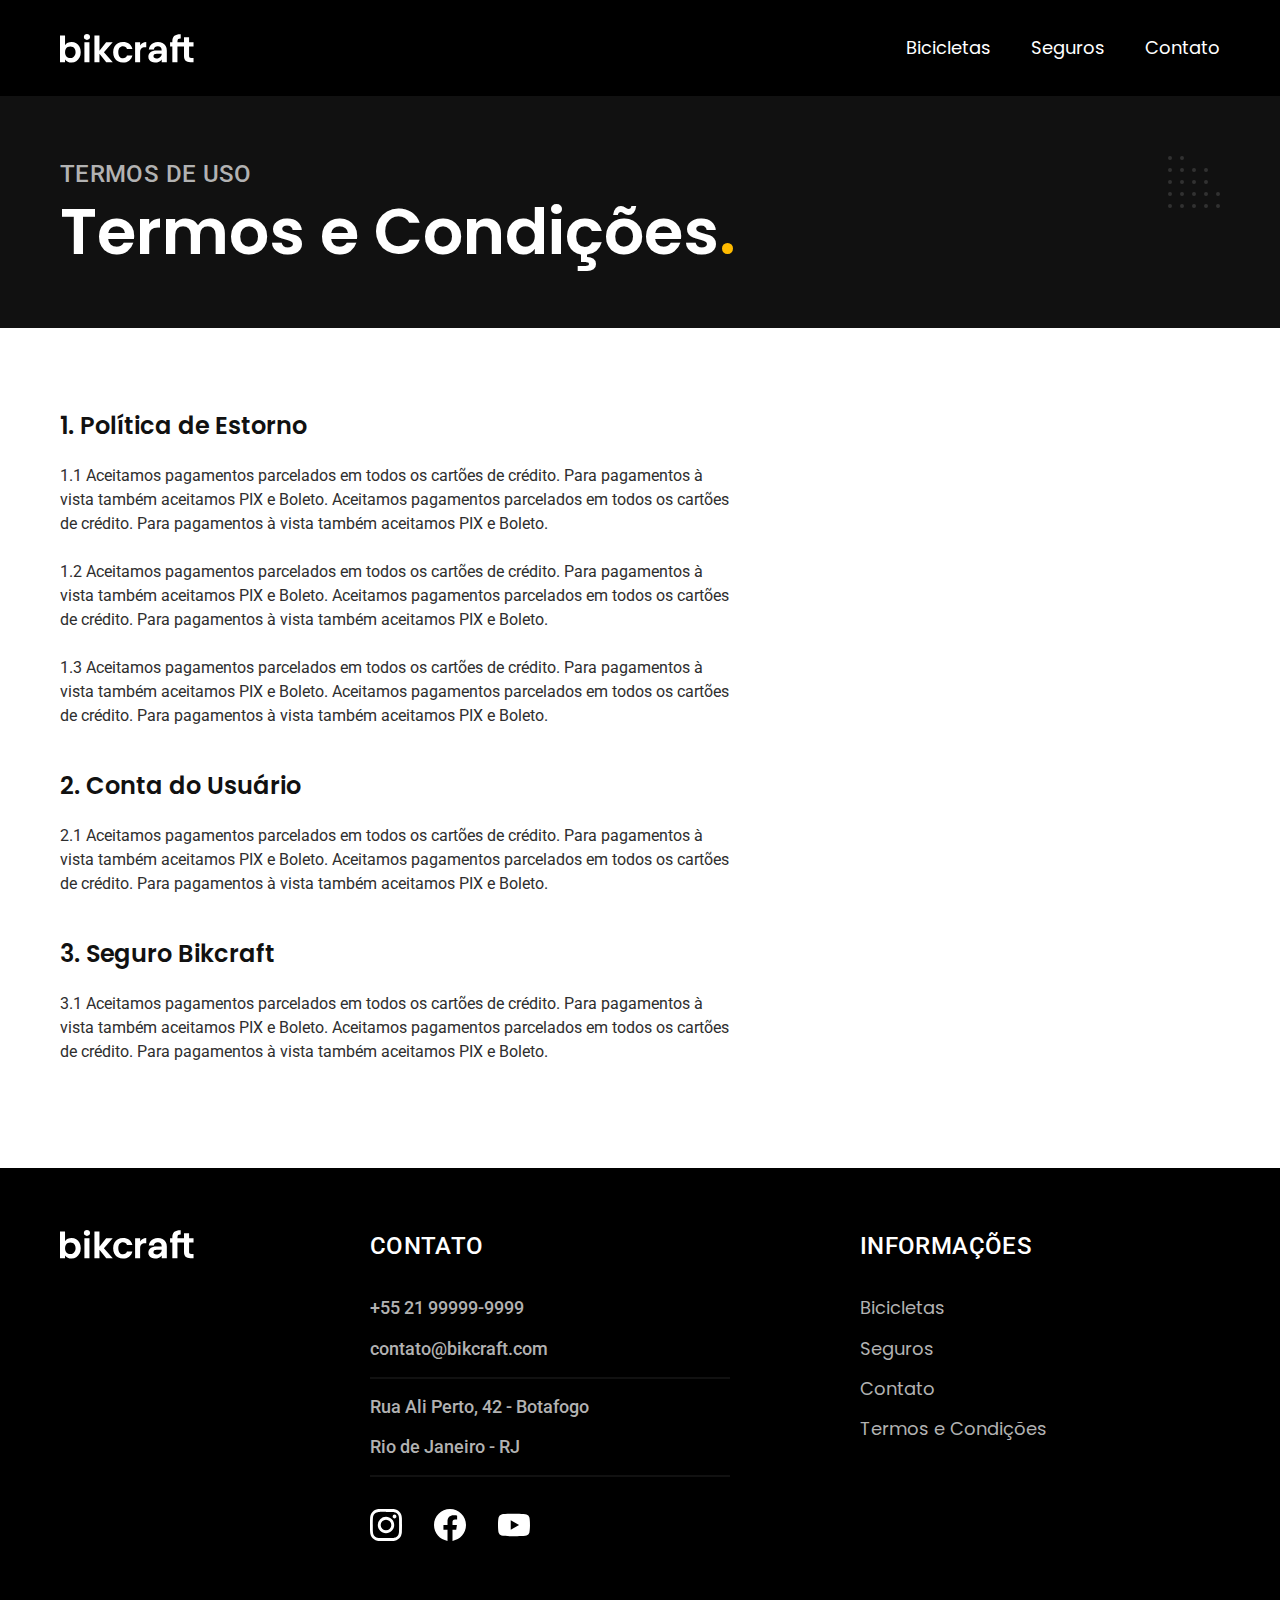
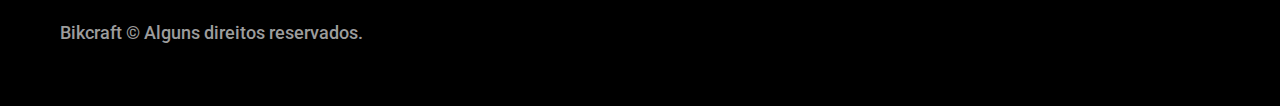
<file: termos.html>
<!DOCTYPE html>
<html lang="pt-br">

<head>
  <meta charset="UTF-8">
  <meta name="viewport" content="width=device-width, initial-scale=1.0">
  <title>Termos e Condições | Bikcraft</title>
  <meta name="description" content="Termos e Condições.">
  <link rel="apple-touch-icon" sizes="180x180" href="./img/favicon_io/apple-touch-icon.png">
  <link rel="icon" type="image/png" sizes="32x32" href="./img/favicon_io/favicon-32x32.png">
  <link rel="icon" type="image/png" sizes="16x16" href="./img/favicon_io/favicon-16x16.png">
  <link rel="manifest" href="/site.webmanifest">
  <link rel="preload" href="./css/style.min.css" as="style">
  <link rel="stylesheet" href="./css/style.min.css">

  <link rel="preconnect" href="https://fonts.googleapis.com">
  <link rel="preconnect" href="https://fonts.gstatic.com" crossorigin>
  <link href="https://fonts.googleapis.com/css2?family=Poppins:wght@400;600&family=Merriweather:ital,wght@1,900&family=Roboto:wght@400;500&display=swap" rel="stylesheet">

  <script>document.documentElement.classList.add('js')</script>
</head>

<body id="termos">
  <header class="header-bg">
    <div class="header container">
      <a href="./">
        <img src="./img/bikcraft.svg" width="136" height="32" alt="Bikcraft">
      </a>

      <nav aria-label="primaria">
        <ul class="header-menu cor-0 font-1-m">
          <li><a href="./bicicletas.html">Bicicletas</a></li>
          <li><a href="./seguros.html">Seguros</a></li>
          <li><a href="./contato.html">Contato</a></li>
        </ul>
      </nav>
    </div>
  </header>

  <main>
    <div class="titulo-bg">
      <div class="titulo container">
        <p class="font-2-l-b cor-5">Termos de uso</p>
        <h1 class="font-1-xxl cor-0">Termos e Condições<span class="cor-p1">.</span></h1>
      </div>
    </div>

    <div class="termos container font-2-s cor-10">
      <h2 class="font-1-l cor-11">1. Política de Estorno</h2>
      <p>1.1 Aceitamos pagamentos parcelados em todos os cartões de crédito. Para pagamentos à vista também aceitamos PIX e Boleto. Aceitamos pagamentos parcelados em todos os cartões de crédito. Para pagamentos à vista também aceitamos PIX e Boleto.</p>
      <p>1.2 Aceitamos pagamentos parcelados em todos os cartões de crédito. Para pagamentos à vista também aceitamos PIX e Boleto. Aceitamos pagamentos parcelados em todos os cartões de crédito. Para pagamentos à vista também aceitamos PIX e Boleto.</p>
      <p>1.3 Aceitamos pagamentos parcelados em todos os cartões de crédito. Para pagamentos à vista também aceitamos PIX e Boleto. Aceitamos pagamentos parcelados em todos os cartões de crédito. Para pagamentos à vista também aceitamos PIX e Boleto.</p>
      <h2 class="font-1-l cor-11">2. Conta do Usuário</h2>
      <p>2.1 Aceitamos pagamentos parcelados em todos os cartões de crédito. Para pagamentos à vista também aceitamos PIX e Boleto. Aceitamos pagamentos parcelados em todos os cartões de crédito. Para pagamentos à vista também aceitamos PIX e Boleto.</p>
      <h2 class="font-1-l cor-11">3. Seguro Bikcraft</h2>
      <p>3.1 Aceitamos pagamentos parcelados em todos os cartões de crédito. Para pagamentos à vista também aceitamos PIX e Boleto. Aceitamos pagamentos parcelados em todos os cartões de crédito. Para pagamentos à vista também aceitamos PIX e Boleto.</p>
    </div>
  </main>

  <footer class="footer-bg">
    <div class="footer container">
      <img src="./img/bikcraft.svg" width="136" height="32" alt="Bikcraft">
      <div class="footer-contato">
        <h3 class="font-2-l-b cor-0">Contato</h3>
        <ul class="font-2-m cor-5">
          <li><a href="tel:+5521999999999">+55 21 99999-9999</a></li>
          <li><a href="mailto:contato@bikcraft.com">contato@bikcraft.com</a></li>
          <li>Rua Ali Perto, 42 - Botafogo</li>
          <li>Rio de Janeiro - RJ</li>
        </ul>
        <div class="footer-redes">
          <a href="./">
            <img src="./img/redes/instagram.svg" width="32" height="32" alt="Instagram">
          </a>
          <a href="./">
            <img src="./img/redes/facebook.svg" width="32" height="32" alt="Facebook">
          </a>
          <a href="./">
            <img src="./img/redes/youtube.svg" width="32" height="32" alt="Youtube">
          </a>
        </div>
      </div>
      <div class="footer-informacoes">
        <h3 class="font-2-l-b cor-0">Informações</h3>
        <nav>
          <ul class="font-1-m cor-5">
            <li><a href="./bicicletas.html">Bicicletas</a></li>
            <li><a href="./seguros.html">Seguros</a></li>
            <li><a href="./contato.html">Contato</a></li>
            <li><a href="./termos.html">Termos e Condições</a></li>
          </ul>
        </nav>
      </div>
      <p class="footer-copy font-2-m cor-6">Bikcraft &copy; Alguns direitos reservados.</p>
    </div>
  </footer>
  <script src="./js/script.js"></script>
</body>

</html>
</file>
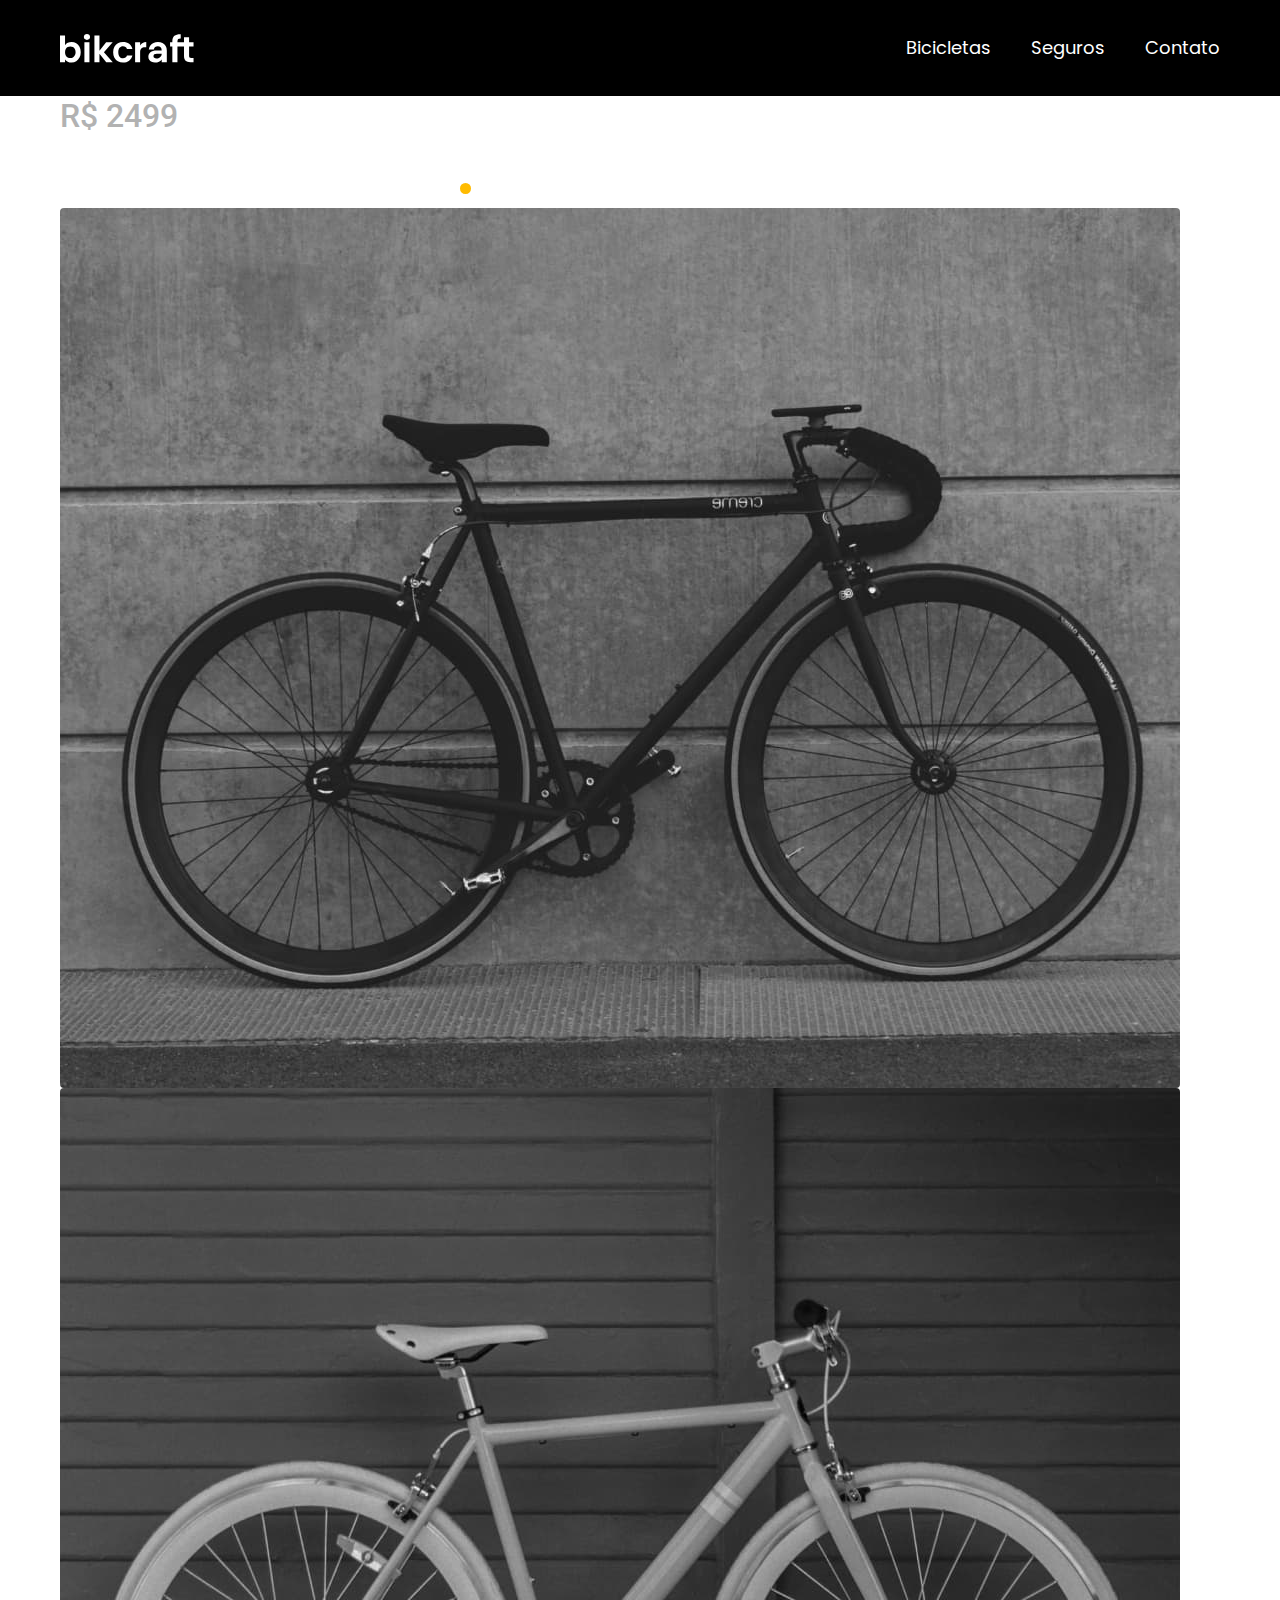
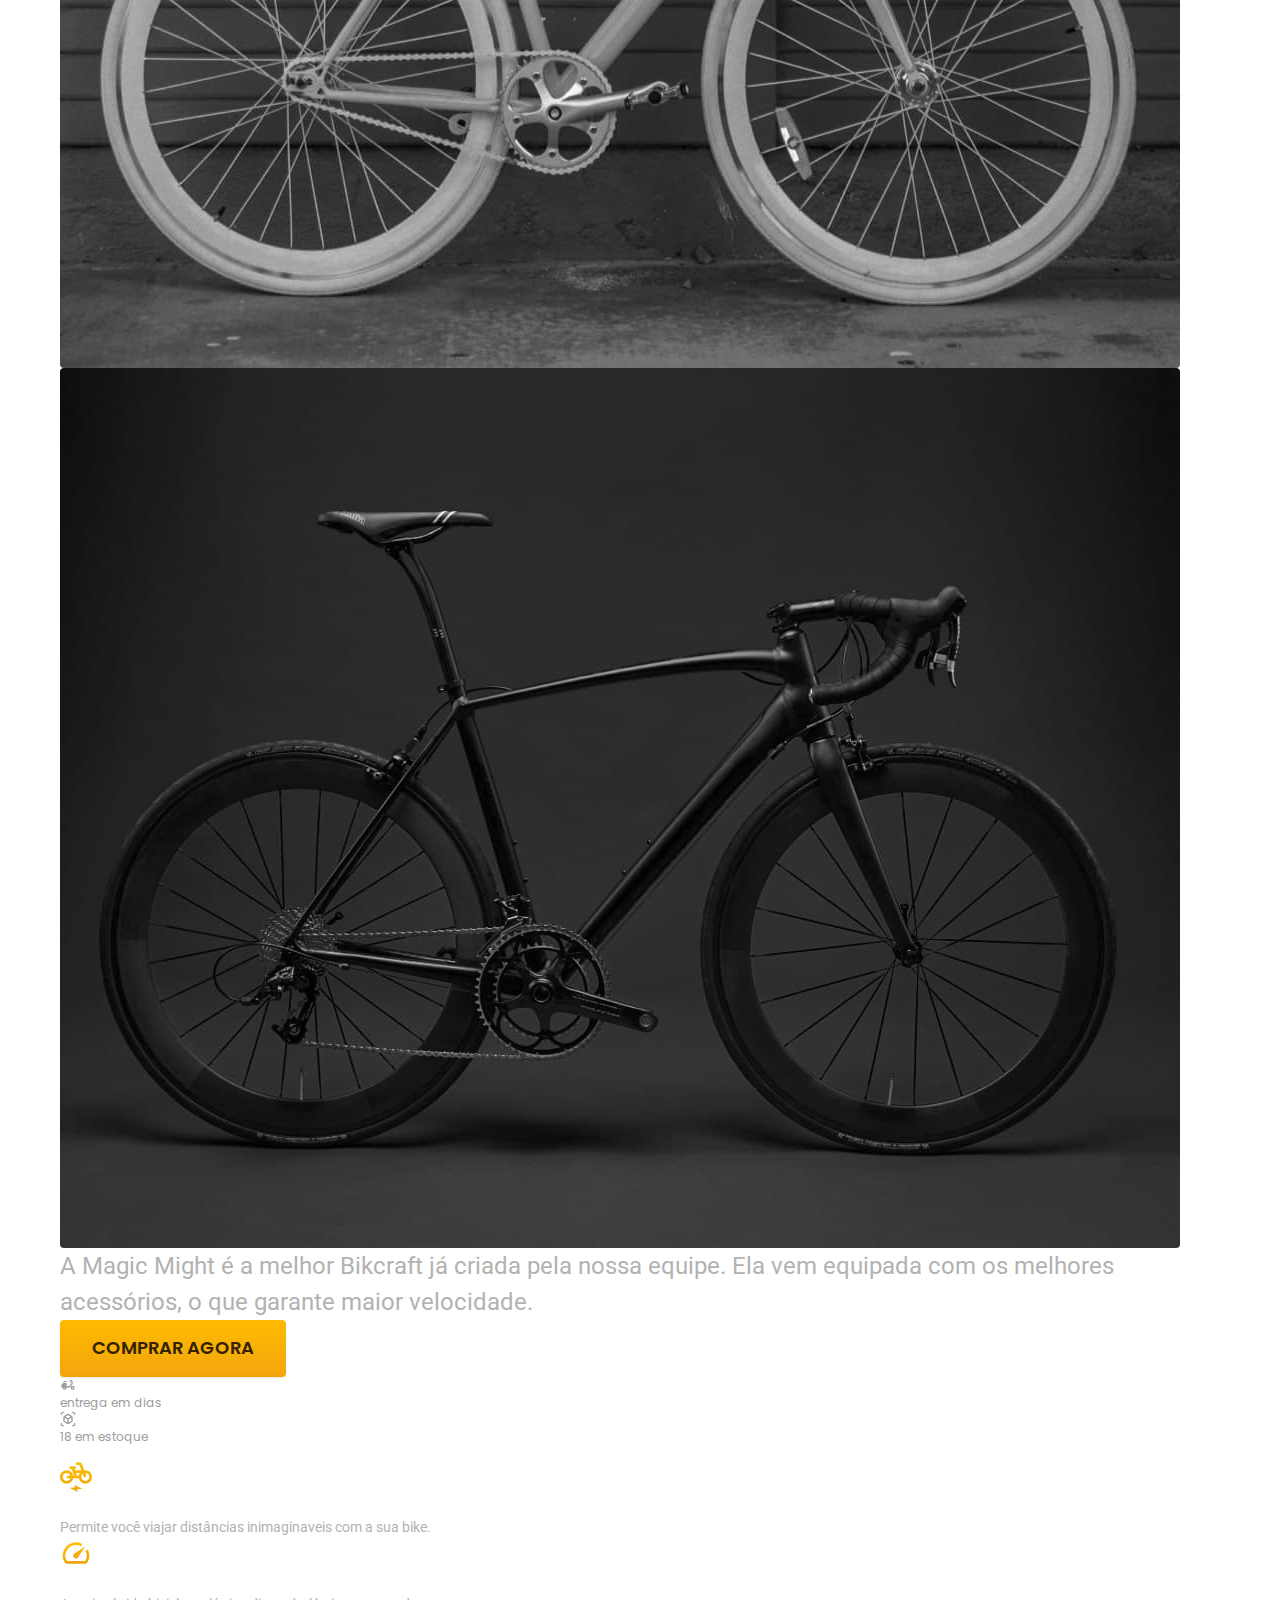
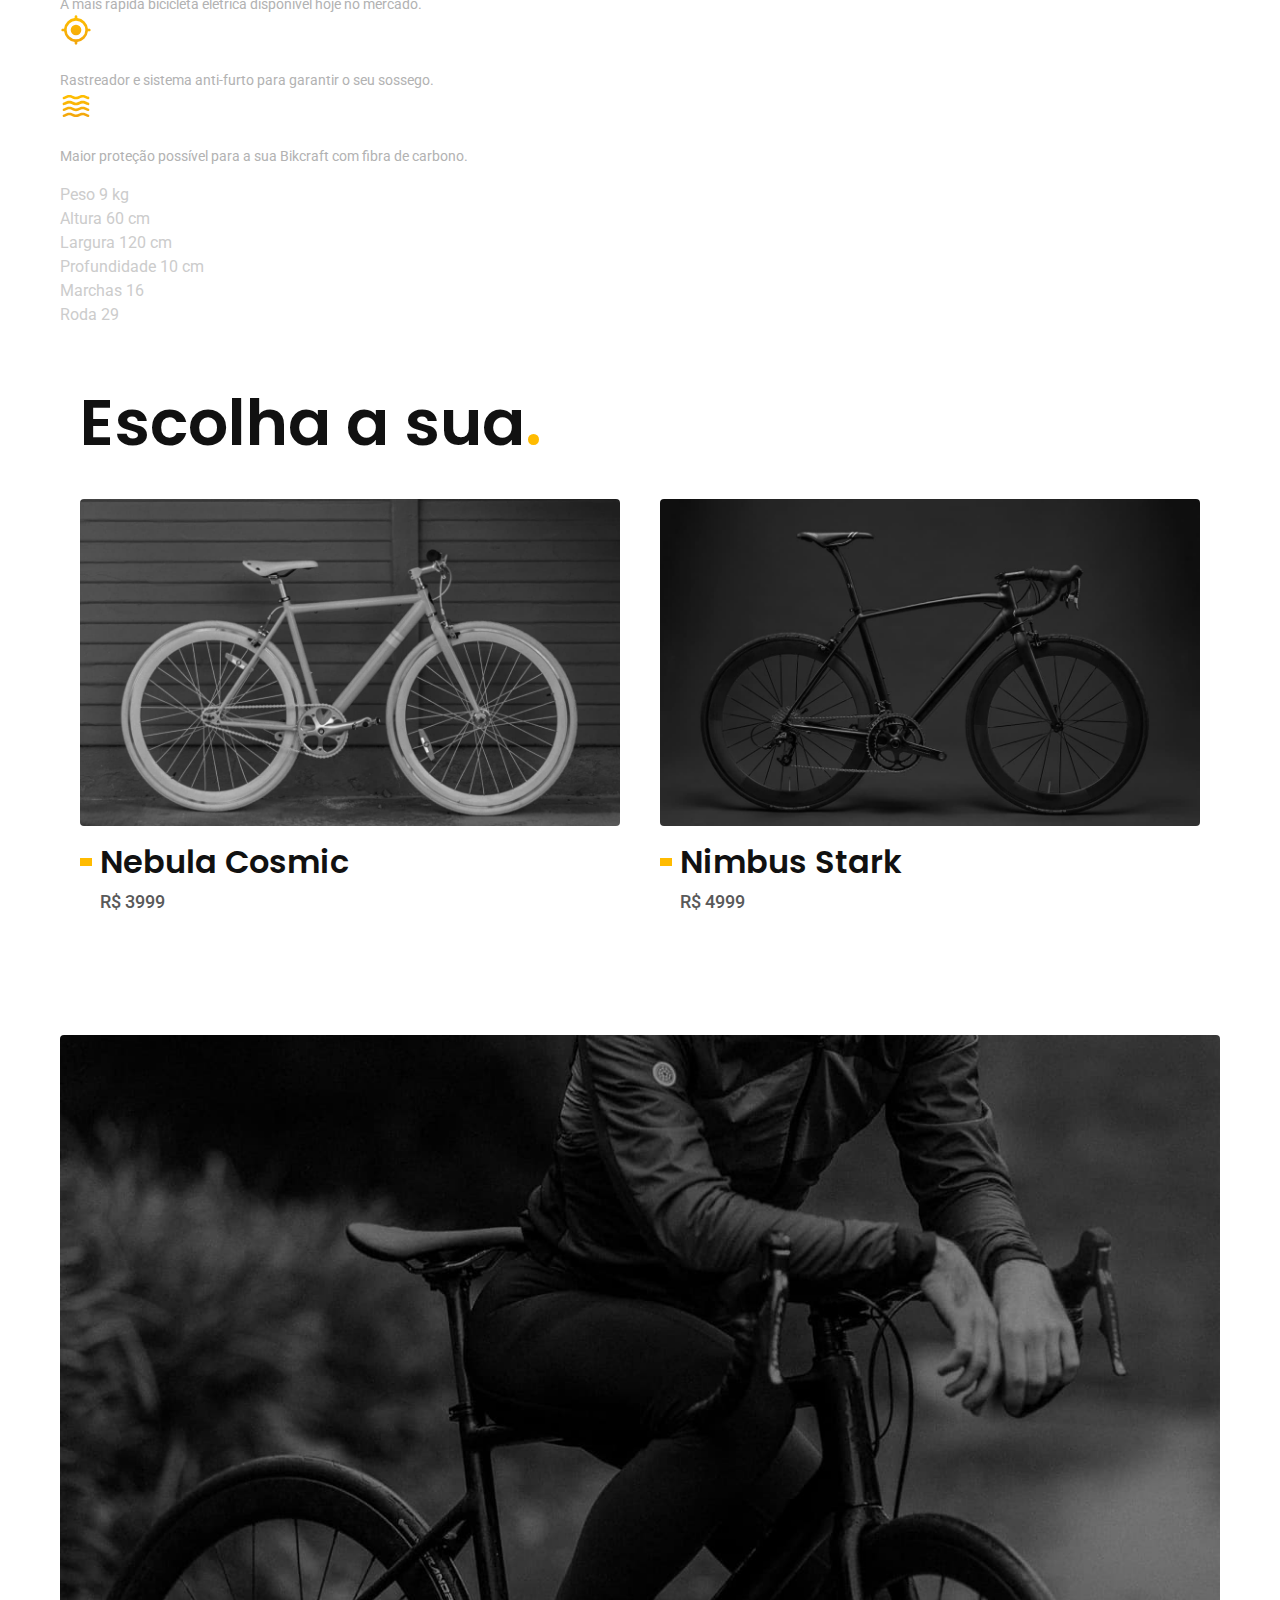
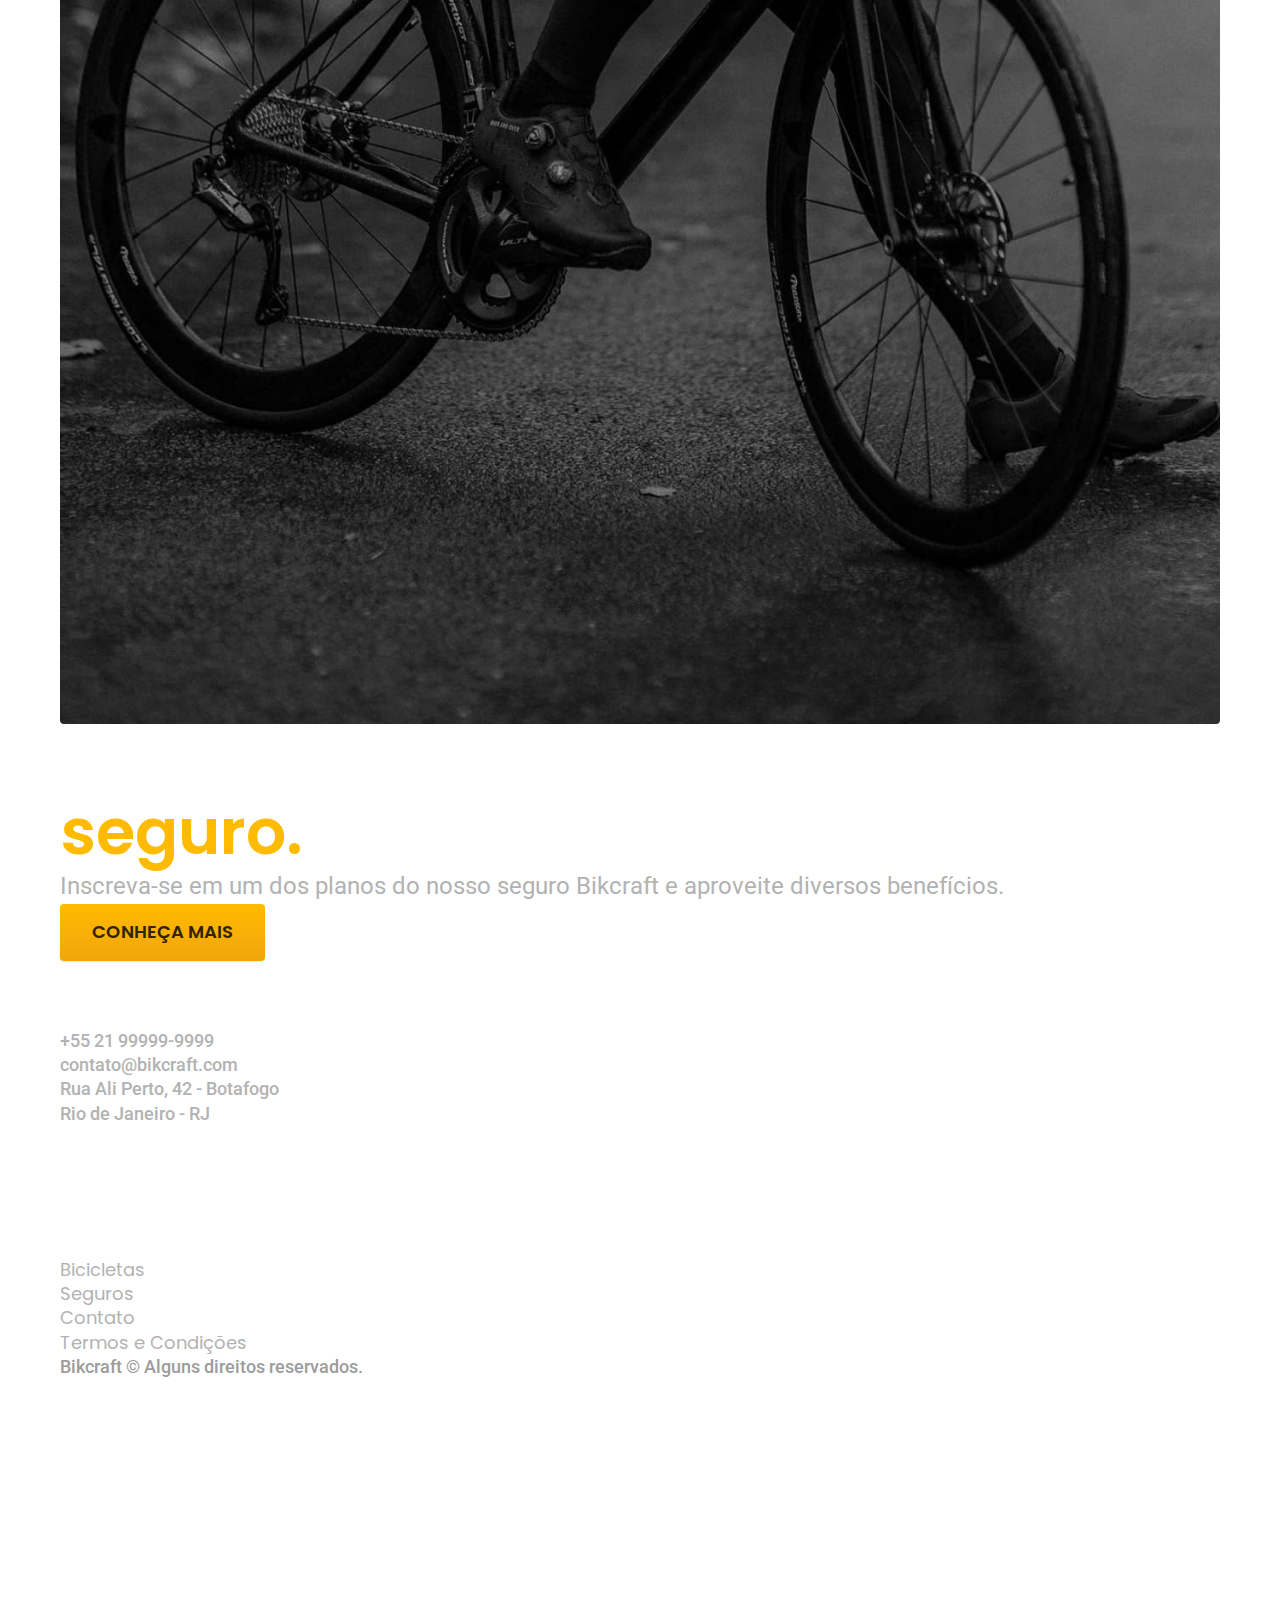
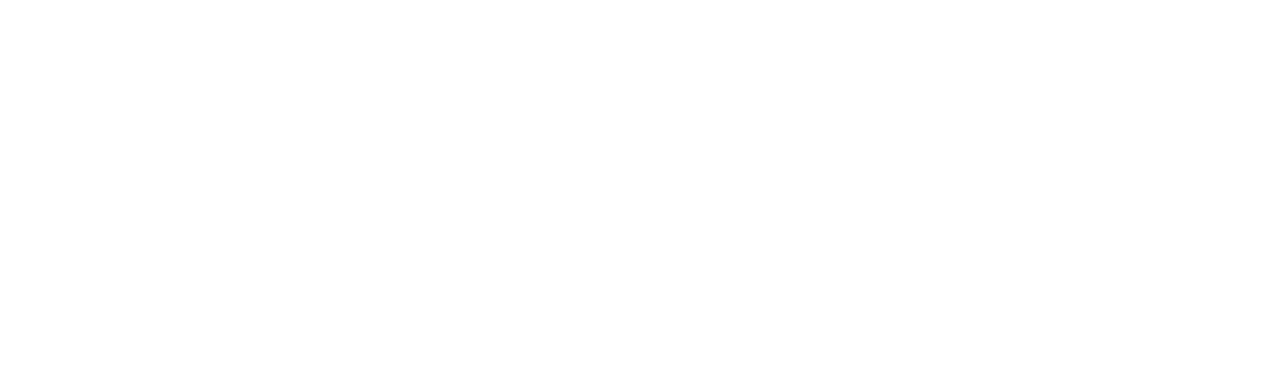
<file: bicicletas/magic.html>
<!DOCTYPE html>
<html lang="pt-br">

<head>
  <meta charset="UTF-8">
  <meta name="viewport" content="width=device-width, initial-scale=1.0">
  <title>Magic | Bikcraft</title>
  <meta name="description" content="Termos e Condições.">
  <link rel="stylesheet" href="../css/style.css">

  <link rel="preconnect" href="https://fonts.googleapis.com">
  <link rel="preconnect" href="https://fonts.gstatic.com" crossorigin>
  <link href="https://fonts.googleapis.com/css2?family=Poppins:wght@400;600&family=Merriweather:ital,wght@1,900&family=Roboto:wght@400;500&display=swap" rel="stylesheet">
</head>

<body id="bicicleta">
  <header class="header-bg">
    <div class="header container">
      <a href="../">
        <img src="../img/bikcraft.svg" alt="Bikcraft">
      </a>

      <nav aria-label="primaria">
        <ul class="header-menu cor-0 font-1-m">
          <li><a href="../bicicletas.html">Bicicletas</a></li>
          <li><a href="../seguros.html">Seguros</a></li>
          <li><a href="../contato.html">Contato</a></li>
        </ul>
      </nav>
    </div>
  </header>

  <main class="titulo-bg">
    <div>
      <div class="titulo container">
        <p class="font-2-xl cor-5">R$ 2499</p>
        <h1 class="font-1-xxl cor-0">Magic Might<span class="cor-p1">.</span></h1>
      </div>
    </div>
    <div class="bicicleta container">
      <div class="bicicleta-imagens">
        <img src="../img/bicicleta/nimbus2.jpg" alt="">
        <img src="../img/bicicleta/nimbus3.jpg" alt="">
        <img src="../img/bicicleta/nimbus1.jpg" alt="">
      </div>
      <div class="bicicleta-conteudo">
        <p class="font-2-l cor-5">A Magic Might é a melhor Bikcraft já criada pela nossa equipe. Ela vem equipada com os melhores acessórios, o que garante maior velocidade.</p>
        <div class="bicicleta-comprar">
          <a href="../orcamento.html" class="botao">Comprar agora</a>
          <span class="font-1-xs cor-6"><img src="../img/icones/entrega.svg" alt=""> entrega em dias</span>
          <span class="font-1-xs cor-6"><img src="../img/icones/estoque.svg" alt=""> 18 em estoque</span>
        </div>

        <h2 class="font-1-xs cor-0">Informações</h2>
        <ul class="bicicleta-informacoes">
          <li>
            <img src="../img/icones/eletrica.svg" alt="">
            <h3 class="font-1-m cor-0">Motor Elétrico</h3>
            <p class="font-2-xs cor-5">Permite você viajar distâncias inimaginaveis com a sua bike.</p>
          </li>
          <li>
            <img src="../img/icones/velocidade.svg" alt="">
            <h3 class="font-1-m cor-0">45 km/h</h3>
            <p class="font-2-xs cor-5">A mais rápida bicicleta elétrica disponível hoje no mercado.</p>
          </li>
          <li>
            <img src="../img/icones/rastreador.svg" alt="">
            <h3 class="font-1-m cor-0">Rastreador</h3>
            <p class="font-2-xs cor-5">Rastreador e sistema anti-furto para garantir o seu sossego.</p>
          </li>
          <li>
            <img src="../img/icones/carbono.svg" alt="">
            <h3 class="font-1-m cor-0">Fibra de Carbono</h3>
            <p class="font-2-xs cor-5">Maior proteção possível para a sua Bikcraft com fibra de carbono.</p>
          </li>
        </ul>
        <h2 class="font-1-xs cor-0">Ficha técnica</h2>
        <ul class="bicicleta-ficha font-2-s cor-4">
          <li>Peso <span>9 kg</span></li>
          <li>Altura <span>60 cm</span></li>
          <li>Largura <span>120 cm</span></li>
          <li>Profundidade <span>10 cm</span></li>
          <li>Marchas <span>16</span></li>
          <li>Roda <span>29</span></li>
        </ul>
      </div>
    </div>
  </main>

  <article class="bicicletas-lista container">
    <h2 class="font-1-xxl">Escolha a sua<span class="cor-p1">.</span></h2>

    <ul>
      <li>
        <a href="./nebula.html">
          <img src="../img/bicicletas/nebula.jpg" alt="Bicicleta preta">
          <h3 class="font-1-xl">Nebula Cosmic</h3>
          <span class="font-2-m cor-8">R$ 3999</span>
        </a>
      </li>
      <li>
        <a href="./nimbus.html">
          <img src="../img/bicicletas/nimbus.jpg" alt="Bicicleta preta">
          <h3 class="font-1-xl">Nimbus Stark</h3>
          <span class="font-2-m cor-8">R$ 4999</span>
        </a>
      </li>
    </ul>
  </article>

  <article class="seguro-bg">
    <div class="seguro container">
      <div class="seguro-imagem">
        <img src="../img/fotos/seguros.jpg" alt="Pessoa parada em cima de uma bicicleta">
      </div>
      <div class="seguro-conteudo">
        <h2 class="font-1-xxl cor-0">Pedale mais tranquilo com o nosso <span class="cor-p1">seguro.</span></h2>
        <p class="font-2-l cor-5">Inscreva-se em um dos planos do nosso seguro Bikcraft e aproveite diversos benefícios.</p>
        <a class="botao" href="../seguros.html">Conheça Mais</a>
      </div>
    </div>
  </article>

  <footer class="footer-bg">
    <div class="footer container">
      <img src="../img/bikcraft.svg" alt="Bikcraft">
      <div class="footer-contato">
        <h3 class="font-2-l-b cor-0">Contato</h3>
        <ul class="font-2-m cor-5">
          <li><a href="tel:+5521999999999">+55 21 99999-9999</a></li>
          <li><a href="mailto:contato@bikcraft.com">contato@bikcraft.com</a></li>
          <li>Rua Ali Perto, 42 - Botafogo</li>
          <li>Rio de Janeiro - RJ</li>
        </ul>
        <div class="footer-redes">
          <a href="../">
            <img src="../img/redes/instagram.svg" alt="Instagram">
          </a>
          <a href="../">
            <img src="../img/redes/facebook.svg" alt="Facebook">
          </a>
          <a href="../">
            <img src="../img/redes/youtube.svg" alt="Youtube">
          </a>
        </div>
      </div>
      <div class="footer-informacoes">
        <h3 class="font-2-l-b cor-0">Informações</h3>
        <nav>
          <ul class="font-1-m cor-5">
            <li><a href="../bicicletas.html">Bicicletas</a></li>
            <li><a href="../seguros.html">Seguros</a></li>
            <li><a href="../contato.html">Contato</a></li>
            <li><a href="../termos.html">Termos e Condições</a></li>
          </ul>
        </nav>
      </div>
      <p class="footer-copy font-2-m cor-6">Bikcraft &copy; Alguns direitos reservados.</p>
    </div>
  </footer>
</body>

</html>
</file>
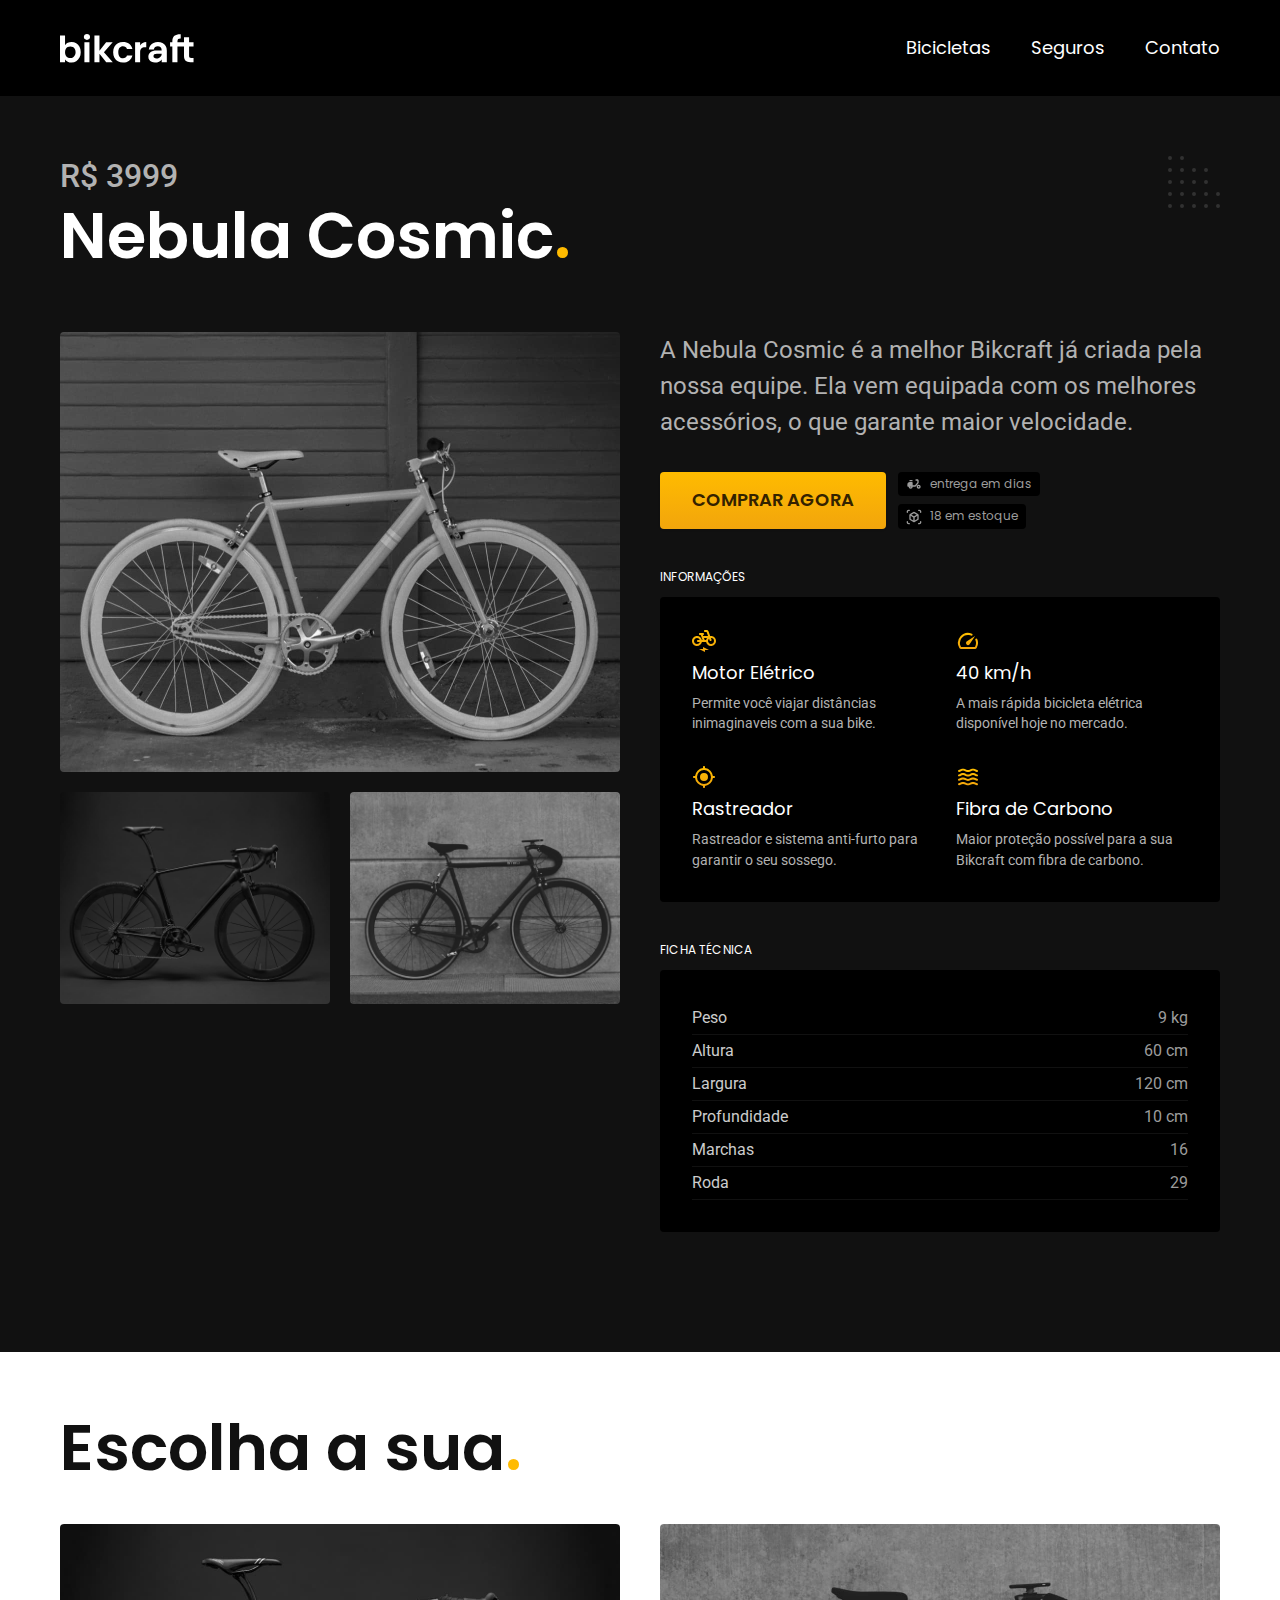
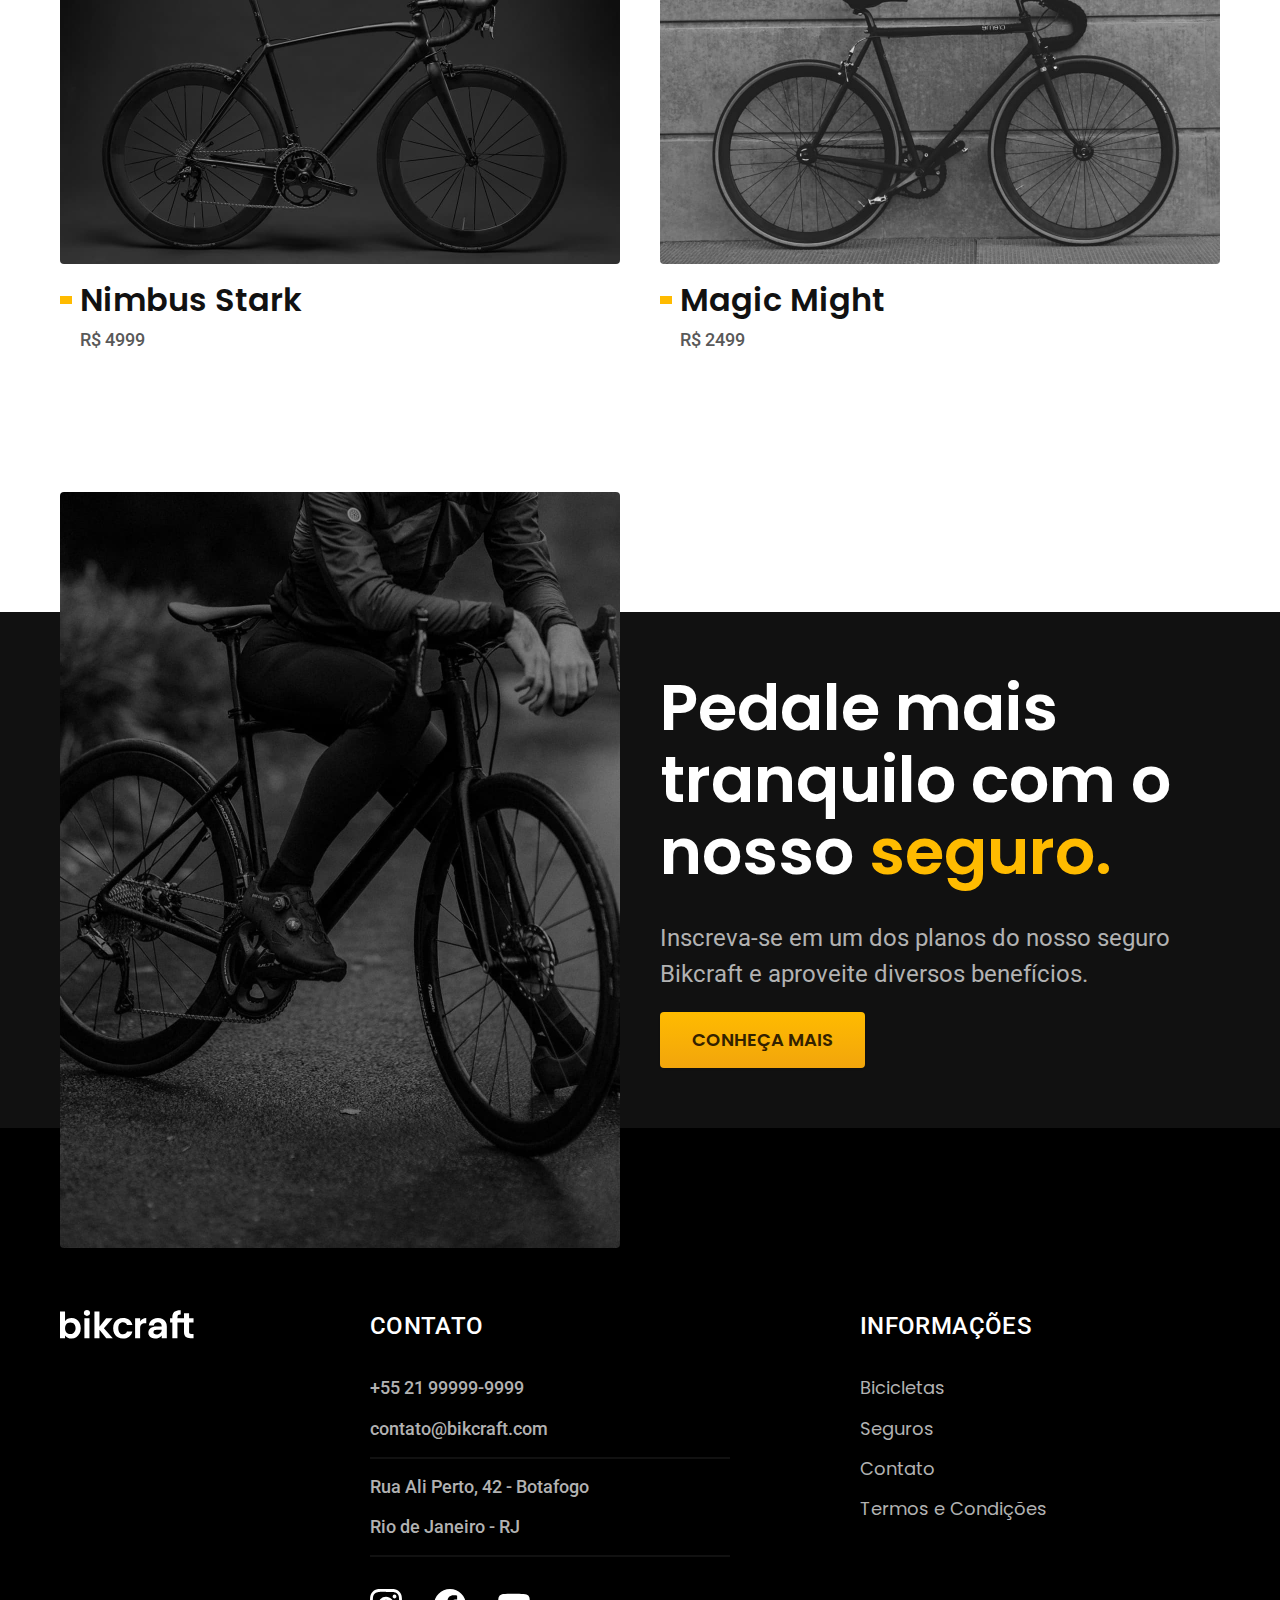
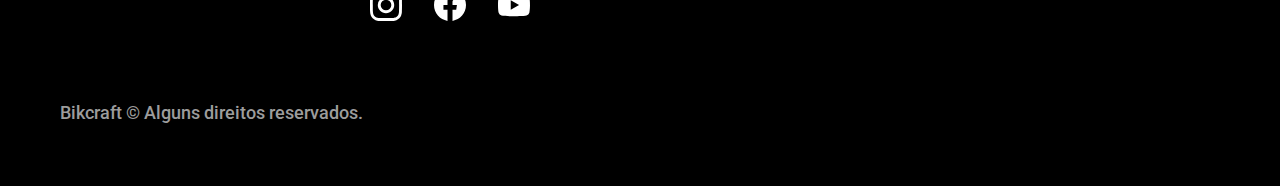
<file: bicicletas/nebula.html>
<!DOCTYPE html>
<html lang="pt-br">

<head>
  <meta charset="UTF-8">
  <meta name="viewport" content="width=device-width, initial-scale=1.0">
  <title>Nebula | Bikcraft</title>
  <meta name="description" content="Nebula Cosmic">
  <link rel="apple-touch-icon" sizes="180x180" href="./img/favicon_io/apple-touch-icon.png">
  <link rel="icon" type="image/png" sizes="32x32" href="./img/favicon_io/favicon-32x32.png">
  <link rel="icon" type="image/png" sizes="16x16" href="./img/favicon_io/favicon-16x16.png">
  <link rel="manifest" href="/site.webmanifest">
  <link rel="stylesheet" href="../css/style.min.css">

  <link rel="preconnect" href="https://fonts.googleapis.com">
  <link rel="preconnect" href="https://fonts.gstatic.com" crossorigin>
  <link href="https://fonts.googleapis.com/css2?family=Poppins:wght@400;600&family=Merriweather:ital,wght@1,900&family=Roboto:wght@400;500&display=swap" rel="stylesheet">

  <script>document.documentElement.classList.add('js')</script>
</head>

<body id="bicicleta">
  <header class="header-bg">
    <div class="header container">
      <a href="../">
        <img src="../img/bikcraft.svg" width="136" height="32" alt="Bikcraft">
      </a>

      <nav aria-label="primaria">
        <ul class="header-menu cor-0 font-1-m">
          <li><a href="../bicicletas.html">Bicicletas</a></li>
          <li><a href="../seguros.html">Seguros</a></li>
          <li><a href="../contato.html">Contato</a></li>
        </ul>
      </nav>
    </div>
  </header>

  <main class="titulo-bg">
    <div>
      <div class="titulo container">
        <p class="font-2-xl cor-5">R$ 3999</p>
        <h1 class="font-1-xxl cor-0">Nebula Cosmic<span class="cor-p1">.</span></h1>
      </div>
    </div>
    <div class="bicicleta container">
      <div class="bicicleta-imagens">
        <img src="../img/bicicleta/nimbus3.jpg" width="1120" height="880" alt="Bicicleta 1">
        <img src="../img/bicicleta/nimbus1.jpg" width="1120" height="880" alt="Bicicleta 2">
        <img src="../img/bicicleta/nimbus2.jpg" width="1120" height="880" alt="Bicicleta 3">
      </div>
      <div class="bicicleta-conteudo">
        <p class="font-2-l cor-5">A Nebula Cosmic é a melhor Bikcraft já criada pela nossa equipe. Ela vem equipada com os melhores acessórios, o que garante maior velocidade.</p>
        <div class="bicicleta-comprar">
          <a href="../orcamento.html?tipo=bikcraft&produto=nebula" class="botao">Comprar agora</a>
          <span class="font-1-xs cor-6"><img src="../img/icones/entrega.svg" width="16" height="16" alt=""> entrega em dias</span>
          <span class="font-1-xs cor-6"><img src="../img/icones/estoque.svg" width="16" height="16" alt=""> 18 em estoque</span>
        </div>

        <h2 class="font-1-xs cor-0">Informações</h2>
        <ul class="bicicleta-informacoes">
          <li>
            <img src="../img/icones/eletrica.svg" width="32" height="32" alt="">
            <h3 class="font-1-m cor-0">Motor Elétrico</h3>
            <p class="font-2-xs cor-5">Permite você viajar distâncias inimaginaveis com a sua bike.</p>
          </li>
          <li>
            <img src="../img/icones/velocidade.svg" width="32" height="32" alt="">
            <h3 class="font-1-m cor-0">40 km/h</h3>
            <p class="font-2-xs cor-5">A mais rápida bicicleta elétrica disponível hoje no mercado.</p>
          </li>
          <li>
            <img src="../img/icones/rastreador.svg" width="32" height="32" alt="">
            <h3 class="font-1-m cor-0">Rastreador</h3>
            <p class="font-2-xs cor-5">Rastreador e sistema anti-furto para garantir o seu sossego.</p>
          </li>
          <li>
            <img src="../img/icones/carbono.svg" width="32" height="32" alt="">
            <h3 class="font-1-m cor-0">Fibra de Carbono</h3>
            <p class="font-2-xs cor-5">Maior proteção possível para a sua Bikcraft com fibra de carbono.</p>
          </li>
        </ul>
        <h2 class="font-1-xs cor-0">Ficha técnica</h2>
        <ul class="bicicleta-ficha font-2-s cor-4">
          <li>Peso <span>9 kg</span></li>
          <li>Altura <span>60 cm</span></li>
          <li>Largura <span>120 cm</span></li>
          <li>Profundidade <span>10 cm</span></li>
          <li>Marchas <span>16</span></li>
          <li>Roda <span>29</span></li>
        </ul>
      </div>
    </div>
  </main>

  <article class="bicicletas-lista container">
    <h2 class="font-1-xxl">Escolha a sua<span class="cor-p1">.</span></h2>

    <ul>
      <li>
        <a href="./nimbus.html">
          <img src="../img/bicicletas/nimbus.jpg" width="1120" height="680" alt="Bicicleta preta">
          <h3 class="font-1-xl">Nimbus Stark</h3>
          <span class="font-2-m cor-8">R$ 4999</span>
        </a>
      </li>
      <li>
        <a href="./magic.html">
          <img src="../img/bicicletas/magic.jpg" width="1120" height="680" alt="Bicicleta preta">
          <h3 class="font-1-xl">Magic Might</h3>
          <span class="font-2-m cor-8">R$ 2499</span>
        </a>
      </li>
    </ul>
  </article>

  <article class="seguro-bg">
    <div class="seguro container">
      <div class="seguro-imagem">
        <img src="../img/fotos/seguros.jpg" width="1360" height="1512" alt="Pessoa parada em cima de uma bicicleta">
      </div>
      <div class="seguro-conteudo">
        <h2 class="font-1-xxl cor-0">Pedale mais tranquilo com o nosso <span class="cor-p1">seguro.</span></h2>
        <p class="font-2-l cor-5">Inscreva-se em um dos planos do nosso seguro Bikcraft e aproveite diversos benefícios.</p>
        <a class="botao" href="../seguros.html">Conheça Mais</a>
      </div>
    </div>
  </article>

  <footer class="footer-bg">
    <div class="footer container">
      <img src="../img/bikcraft.svg" width="136" height="32" alt="Bikcraft">
      <div class="footer-contato">
        <h3 class="font-2-l-b cor-0">Contato</h3>
        <ul class="font-2-m cor-5">
          <li><a href="tel:+5521999999999">+55 21 99999-9999</a></li>
          <li><a href="mailto:contato@bikcraft.com">contato@bikcraft.com</a></li>
          <li>Rua Ali Perto, 42 - Botafogo</li>
          <li>Rio de Janeiro - RJ</li>
        </ul>
        <div class="footer-redes">
          <a href="../">
            <img src="../img/redes/instagram.svg" width="32" height="32" alt="Instagram">
          </a>
          <a href="../">
            <img src="../img/redes/facebook.svg" width="32" height="32" alt="Facebook">
          </a>
          <a href="../">
            <img src="../img/redes/youtube.svg" width="32" height="32" alt="Youtube">
          </a>
        </div>
      </div>
      <div class="footer-informacoes">
        <h3 class="font-2-l-b cor-0">Informações</h3>
        <nav>
          <ul class="font-1-m cor-5">
            <li><a href="../bicicletas.html">Bicicletas</a></li>
            <li><a href="../seguros.html">Seguros</a></li>
            <li><a href="../contato.html">Contato</a></li>
            <li><a href="../termos.html">Termos e Condições</a></li>
          </ul>
        </nav>
      </div>
      <p class="footer-copy font-2-m cor-6">Bikcraft &copy; Alguns direitos reservados.</p>
    </div>
  </footer>
  <script src="../js/script.js"></script>
</body>

</html>
</file>
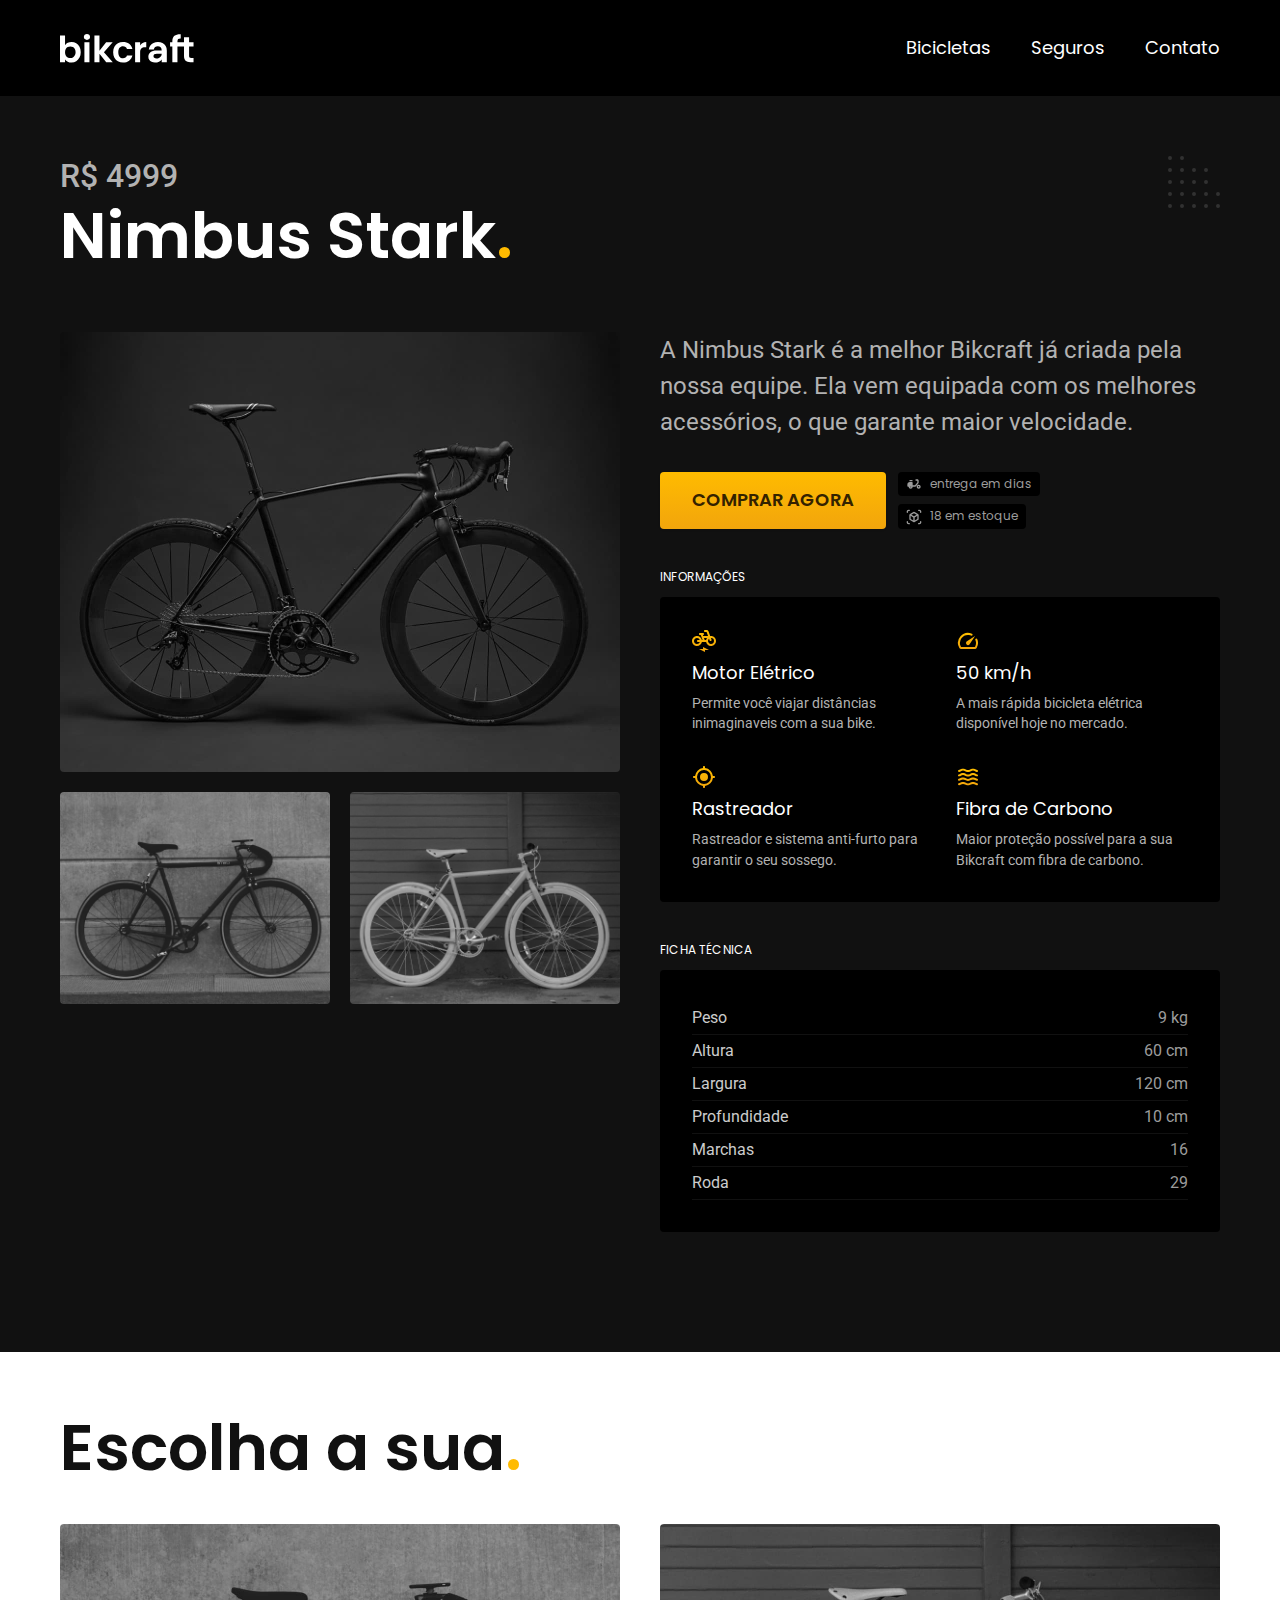
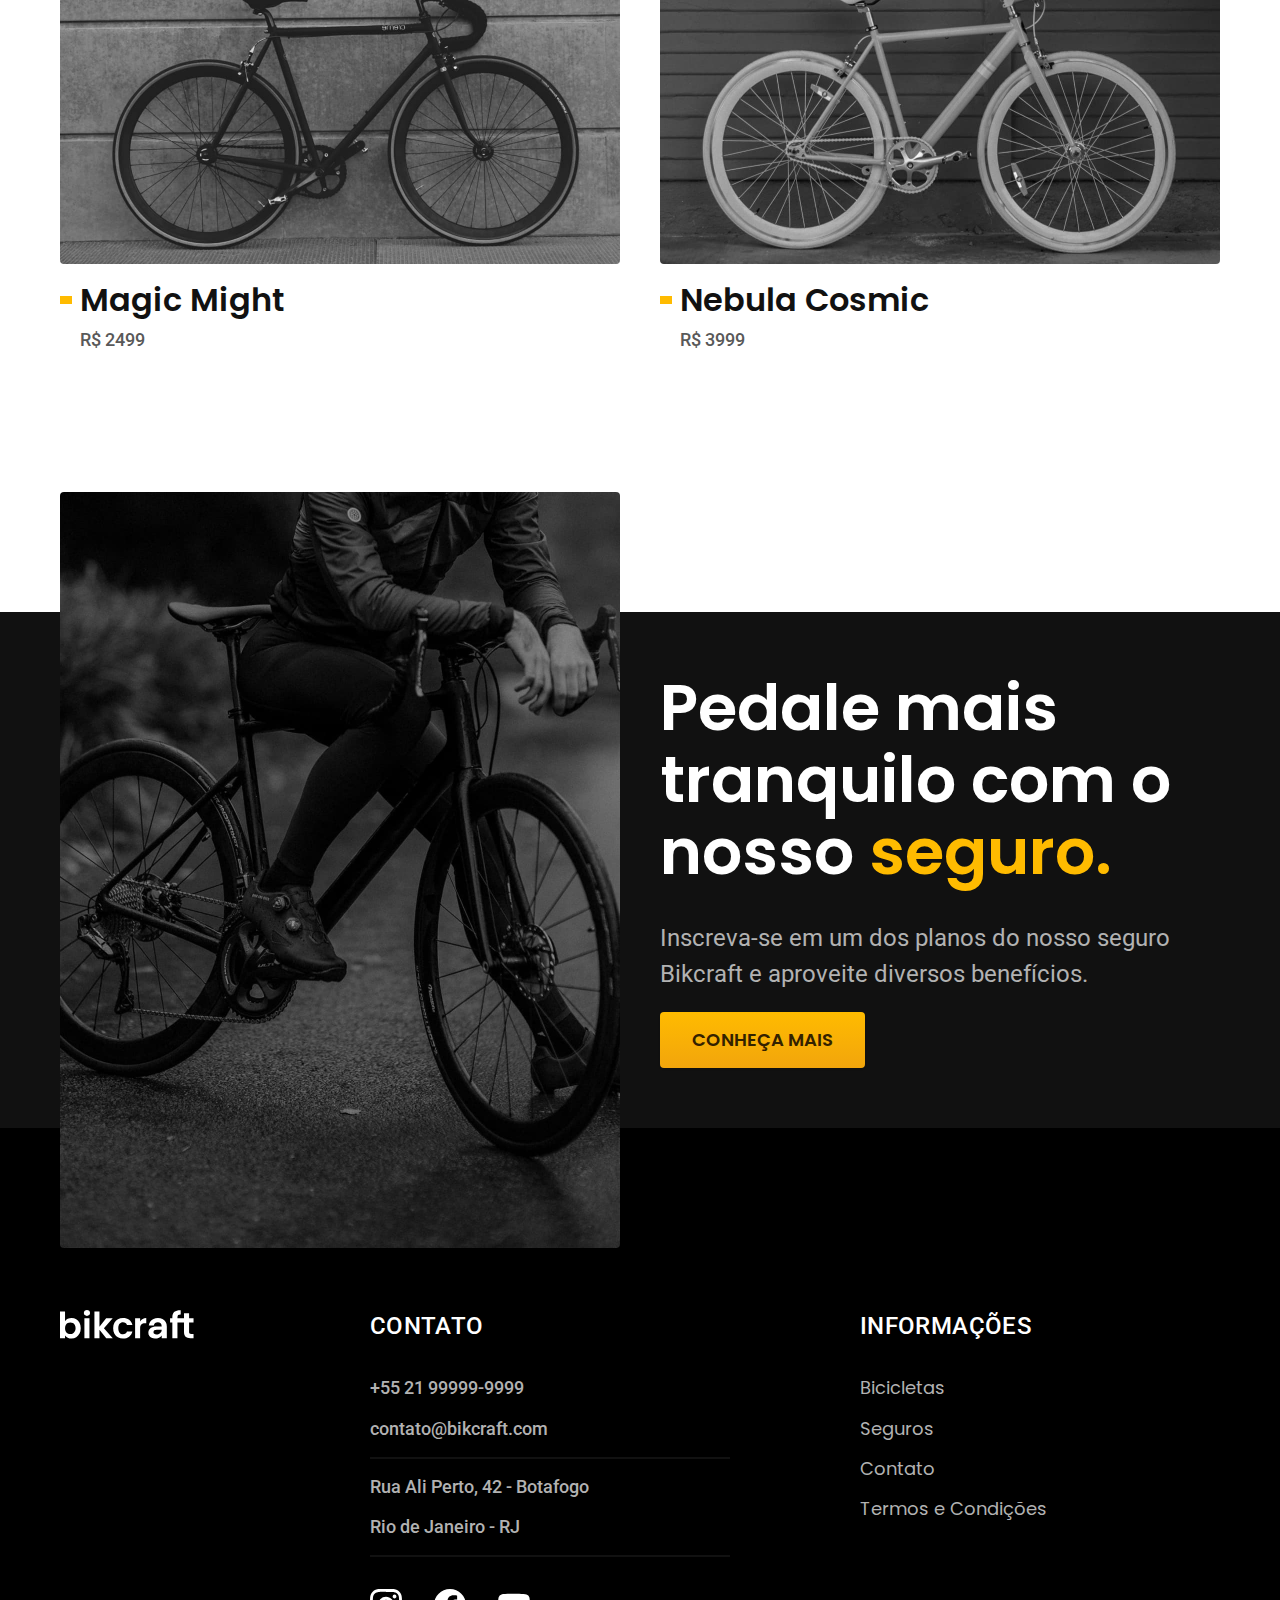
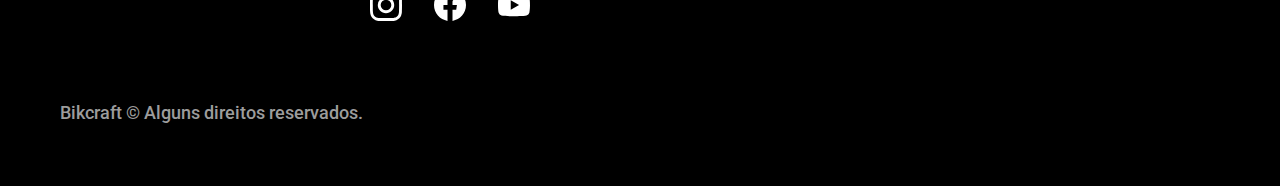
<file: bicicletas/nimbus.html>
<!DOCTYPE html>
<html lang="pt-br">

<head>
  <meta charset="UTF-8">
  <meta name="viewport" content="width=device-width, initial-scale=1.0">
  <title>Nimbus | Bikcraft</title>
  <meta name="description" content="Nimbus Stark">
  <link rel="apple-touch-icon" sizes="180x180" href="./img/favicon_io/apple-touch-icon.png">
  <link rel="icon" type="image/png" sizes="32x32" href="./img/favicon_io/favicon-32x32.png">
  <link rel="icon" type="image/png" sizes="16x16" href="./img/favicon_io/favicon-16x16.png">

  <link rel="stylesheet" href="../css/style.min.css">

  <link rel="preconnect" href="https://fonts.googleapis.com">
  <link rel="preconnect" href="https://fonts.gstatic.com" crossorigin>
  <link href="https://fonts.googleapis.com/css2?family=Poppins:wght@400;600&family=Merriweather:ital,wght@1,900&family=Roboto:wght@400;500&display=swap" rel="stylesheet">

  <script>document.documentElement.classList.add('js')</script>
</head>

<body id="bicicleta">
  <header class="header-bg">
    <div class="header container">
      <a href="../">
        <img src="../img/bikcraft.svg" width="136" height="32" alt="Bikcraft">
      </a>

      <nav aria-label="primaria">
        <ul class="header-menu cor-0 font-1-m">
          <li><a href="../bicicletas.html">Bicicletas</a></li>
          <li><a href="../seguros.html">Seguros</a></li>
          <li><a href="../contato.html">Contato</a></li>
        </ul>
      </nav>
    </div>
  </header>

  <main class="titulo-bg">
    <div>
      <div class="titulo container">
        <p class="font-2-xl cor-5">R$ 4999</p>
        <h1 class="font-1-xxl cor-0">Nimbus Stark<span class="cor-p1">.</span></h1>
      </div>
    </div>
    <div class="bicicleta container">
      <div class="bicicleta-imagens">
        <img src="../img/bicicleta/nimbus1.jpg" width="1120" height="880" alt="Bicicleta 1">
        <img src="../img/bicicleta/nimbus2.jpg" width="1120" height="880" alt="Bicicleta 2">
        <img src="../img/bicicleta/nimbus3.jpg" width="1120" height="880" alt="Bicicleta 3">
      </div>
      <div class="bicicleta-conteudo">
        <p class="font-2-l cor-5">A Nimbus Stark é a melhor Bikcraft já criada pela nossa equipe. Ela vem equipada com os melhores acessórios, o que garante maior velocidade.</p>
        <div class="bicicleta-comprar">
          <a href="../orcamento.html?tipo=bikcraft&produto=nimbus" class="botao">Comprar agora</a>
          <span class="font-1-xs cor-6"><img src="../img/icones/entrega.svg" width="16" height="16" alt=""> entrega em dias</span>
          <span class="font-1-xs cor-6"><img src="../img/icones/estoque.svg" width="16" height="16" alt=""> 18 em estoque</span>
        </div>

        <h2 class="font-1-xs cor-0">Informações</h2>
        <ul class="bicicleta-informacoes">
          <li>
            <img src="../img/icones/eletrica.svg" width="32" height="32" alt="">
            <h3 class="font-1-m cor-0">Motor Elétrico</h3>
            <p class="font-2-xs cor-5">Permite você viajar distâncias inimaginaveis com a sua bike.</p>
          </li>
          <li>
            <img src="../img/icones/velocidade.svg" width="32" height="32" alt="">
            <h3 class="font-1-m cor-0">50 km/h</h3>
            <p class="font-2-xs cor-5">A mais rápida bicicleta elétrica disponível hoje no mercado.</p>
          </li>
          <li>
            <img src="../img/icones/rastreador.svg" width="32" height="32" alt="">
            <h3 class="font-1-m cor-0">Rastreador</h3>
            <p class="font-2-xs cor-5">Rastreador e sistema anti-furto para garantir o seu sossego.</p>
          </li>
          <li>
            <img src="../img/icones/carbono.svg" width="32" height="32" alt="">
            <h3 class="font-1-m cor-0">Fibra de Carbono</h3>
            <p class="font-2-xs cor-5">Maior proteção possível para a sua Bikcraft com fibra de carbono.</p>
          </li>
        </ul>
        <h2 class="font-1-xs cor-0">Ficha técnica</h2>
        <ul class="bicicleta-ficha font-2-s cor-4">
          <li>Peso <span>9 kg</span></li>
          <li>Altura <span>60 cm</span></li>
          <li>Largura <span>120 cm</span></li>
          <li>Profundidade <span>10 cm</span></li>
          <li>Marchas <span>16</span></li>
          <li>Roda <span>29</span></li>
        </ul>
      </div>
    </div>
  </main>

  <article class="bicicletas-lista container">
    <h2 class="font-1-xxl">Escolha a sua<span class="cor-p1">.</span></h2>

    <ul>
      <li>
        <a href="./magic.html">
          <img src="../img/bicicletas/magic.jpg" width="1120" height="680" alt="Bicicleta preta">
          <h3 class="font-1-xl">Magic Might</h3>
          <span class="font-2-m cor-8">R$ 2499</span>
        </a>
      </li>
      <li>
        <a href="./nebula.html">
          <img src="../img/bicicletas/nebula.jpg" width="1120" height="680" alt="Bicicleta preta">
          <h3 class="font-1-xl">Nebula Cosmic</h3>
          <span class="font-2-m cor-8">R$ 3999</span>
        </a>
      </li>
    </ul>
  </article>

  <article class="seguro-bg">
    <div class="seguro container">
      <div class="seguro-imagem">
        <img src="../img/fotos/seguros.jpg" width="1360" height="1512" alt="Pessoa parada em cima de uma bicicleta">
      </div>
      <div class="seguro-conteudo">
        <h2 class="font-1-xxl cor-0">Pedale mais tranquilo com o nosso <span class="cor-p1">seguro.</span></h2>
        <p class="font-2-l cor-5">Inscreva-se em um dos planos do nosso seguro Bikcraft e aproveite diversos benefícios.</p>
        <a class="botao" href="../seguros.html">Conheça Mais</a>
      </div>
    </div>
  </article>

  <footer class="footer-bg">
    <div class="footer container">
      <img src="../img/bikcraft.svg" width="136" height="32" alt="Bikcraft">
      <div class="footer-contato">
        <h3 class="font-2-l-b cor-0">Contato</h3>
        <ul class="font-2-m cor-5">
          <li><a href="tel:+5521999999999">+55 21 99999-9999</a></li>
          <li><a href="mailto:contato@bikcraft.com">contato@bikcraft.com</a></li>
          <li>Rua Ali Perto, 42 - Botafogo</li>
          <li>Rio de Janeiro - RJ</li>
        </ul>
        <div class="footer-redes">
          <a href="../">
            <img src="../img/redes/instagram.svg" width="32" height="32" alt="Instagram">
          </a>
          <a href="../">
            <img src="../img/redes/facebook.svg" width="32" height="32" alt="Facebook">
          </a>
          <a href="../">
            <img src="../img/redes/youtube.svg" width="32" height="32" alt="Youtube">
          </a>
        </div>
      </div>
      <div class="footer-informacoes">
        <h3 class="font-2-l-b cor-0">Informações</h3>
        <nav>
          <ul class="font-1-m cor-5">
            <li><a href="../bicicletas.html">Bicicletas</a></li>
            <li><a href="../seguros.html">Seguros</a></li>
            <li><a href="../contato.html">Contato</a></li>
            <li><a href="../termos.html">Termos e Condições</a></li>
          </ul>
        </nav>
      </div>
      <p class="footer-copy font-2-m cor-6">Bikcraft &copy; Alguns direitos reservados.</p>
    </div>
  </footer>
  <script src="../js/script.js"></script>
</body>

</html>
</file>
<file: css/style.css>
@import './global/global.css';
@import './utilidades/tipografia.css';
@import './utilidades/cores.css';

@import './global/header.css';

/* Utilidades */
@import './utilidades/componentes.css';

/* Home */
@import './home/introducao.css';
@import './home/tecnologia.css';
@import './home/parceiros.css';
@import './home/depoimento.css';

/* Bicicletas */
@import './bicicletas/bicicletas-lista.css';

/* Seguros */
@import './seguros/seguros.css';
</file>
<file: css/style.min.css>
body{margin:0;font-family:Arial,Helvetica,sans-serif;color:#111}blockquote,dd,h1,h2,h3,h4,p,ul{margin:0}ul{padding:0;list-style:none}a{text-decoration:none;color:inherit}img{max-width:100%;height:auto;display:block}img[src$='.jpg']{border-radius:4px}.font-1-xs{font:400 0.75rem/1.35 Poppins,sans-serif}.font-2-xs{font:400 0.875rem/1.43 Roboto,sans-serif}.font-1-s{font:400 1rem/1.5 Poppins,sans-serif}.font-2-s{font:400 1rem/1.5 Roboto,sans-serif}.font-1-m,.font-1-m-b{font:400 1.125rem/1.35 Poppins,sans-serif}.font-1-m-b{font-weight:600}.font-2-m{font:500 1.125rem/1.35 Roboto,sans-serif}.font-1-l{font:400 1.5rem/1.5 Poppins,sans-serif}.font-2-l,.font-2-l-b{font:400 1.5rem/1.5 Roboto,sans-serif}.font-2-l-b{font-weight:500;letter-spacing:.015em;text-transform:uppercase}.font-1-xl{font:600 2rem/1.25 Poppins,sans-serif}.font-2-xl{font:500 2rem/1.25 Roboto,sans-serif}.font-1-xxl{font:600 4rem/1.125 Poppins,sans-serif}@media (width <= 1200px){.font-1-xxl{font-size:3rem}.font-2-l,.font-2-l-b{font-size:1.25rem}}@media (width <= 1200px){.font-1-xxl{font-size:2rem}.font-1-xl,.font-2-xl{font-size:1.5rem}}:root{--cor-0:#fff;--cor-1:#f7f7f7;--cor-2:#ededed;--cor-3:#dedede;--cor-4:#ccc;--cor-5:#b2b2b2;--cor-6:#9c9c9c;--cor-7:#717171;--cor-8:#595959;--cor-9:#404040;--cor-10:#2e2e2e;--cor-11:#111;--cor-12:#000;--cor-p1:#ffbb00;--cor-p2:#e4a30b;--cor-p3:#a66f00;--cor-p4:#664400;--cor-p5:#332200}.cor-0{color:var(--cor-0)}.cor-1{color:var(--cor-1)}.cor-2{color:var(--cor-2)}.cor-3{color:var(--cor-3)}.cor-4{color:var(--cor-4)}.cor-5{color:var(--cor-5)}.cor-6{color:var(--cor-6)}.cor-7{color:var(--cor-7)}.cor-8{color:var(--cor-8)}.cor-9{color:var(--cor-9)}.cor-10{color:var(--cor-10)}.cor-11{color:var(--cor-11)}.cor-12{color:var(--cor-12)}.cor-p1{color:var(--cor-p1)}.cor-p2{color:var(--cor-p2)}.cor-p3{color:var(--cor-p3)}.cor-p4{color:var(--cor-p4)}.cor-p5{color:var(--cor-p5)}.js .fadeInDown{transform:translate3d(0,-20px,0)}.js .fadeInUp{transform:translate3d(0,20px,0)}.js .fadeInRight{transform:translate3d(20px,0,0)}.js .fadeInLeft{transform:translate3d(-20px,0,0)}.js [data-anime]{opacity:0}.js .anime{opacity:1;transform:none;transition:transform .8s,opacity .8s}.header-bg{background:var(--cor-12)}.header{display:flex;flex-wrap:wrap;gap:20px;justify-content:space-between;align-items:center;padding-top:20px;padding-bottom:20px}.header-menu{display:flex;flex-wrap:wrap;gap:40px}.header-menu a{display:inline-block;padding:16px 0;position:relative}.header-menu a::after{content:'';position:absolute;display:block;height:2px;width:0;background:var(--cor-0);margin-top:4px;transition:.3s}.header-menu a.ativo::after,.header-menu a:hover::after{width:100%}@media (width <= 800px){.header-menu{gap:20px}.header-menu a{background:var(--cor-11);padding:12px 16px;border-radius:4px}.header-menu a:hover{background:var(--cor-10)}.header a::after{display:none}}@media (width <= 600px){.header-menu{gap:12px}.header-menu a{padding:8px 12px;font-size:14px}}.footer-bg{background:var(--cor-12)}.footer{display:grid;grid-template-columns:3fr 5fr 4fr;gap:40px;padding-top:60px;padding-bottom:60px}.footer h3{margin-bottom:32px}.footer-contato ul{margin-bottom:32px}.footer li{margin-bottom:16px}.footer-contato li:nth-child(2n)::after{content:'';display:block;max-width:360px;height:2px;background:var(--cor-11);margin-top:16px}.footer-redes{display:flex;gap:32px}.footer a:hover{color:var(--cor-0)}.footer-copy{grid-column:1/-1;margin-top:40px}@media (width <= 800px){.footer>img{display:none}.footer{grid-template-columns:1fr 1fr}}@media (width <= 600px){.footer{grid-template-columns:1fr;gap:60px}.footer-copy{margin-top:0}}.container{box-sizing:border-box;max-width:1200px;padding-left:20px;padding-right:20px;margin-left:auto;margin-right:auto}.botao{background:linear-gradient(#fb0,#f2a50c);display:inline-block;padding:16px 32px;border-radius:4px;box-shadow:0 1px 2px rgba(0,0,0,.1);text-transform:uppercase;color:var(--cor-p5);font:600 1.125rem/1.35 Poppins,sans-serif;max-width:max-content;border:none;cursor:pointer}.botao:hover{background:linear-gradient(#ffb60d,#e59317)}.botao.secundario{background:var(--cor-10);color:var(--cor-2)}.botao.secundario:hover{background:var(--cor-9)}.botao.seta{display:flex;align-items:center}.botao.seta::after{content:'';display:inline-block;width:18px;height:10px;margin-left:12px;background:url('../img/icones/seta.svg');transition:transform .2s}.botao.seta:hover::after{transform:translateX(4px)}@media (width <= 600px){.botao{padding:12px 16px;font-size:16px}}.link{display:inline-block;color:var(--cor-p1);font:500 1.5rem/1.5 Poppins,sans-serif;text-transform:uppercase}.link::after{content:'';display:block;width:100%;height:4px;background-color:currentColor}.link:hover{color:var(--cor-0)}.titulo-bg{padding-top:60px;padding-bottom:60px;background:var(--cor-11)}.titulo{background:url('../img/dec/top-right.svg') no-repeat top right 20px}.titulo p{margin-bottom:4px}@media (width <= 800px){.titulo-bg{padding-top:40px;padding-bottom:40px}.titulo p{font-size:1rem;text-transform:lowercase;font-weight:400}}.form{display:grid;grid-template-columns:1fr 1fr;gap:20px}.form label{display:block;font:400 1rem/1.5 Poppins,sans-serif;margin-bottom:4px}.form .col-2{grid-column:span 2}.form input[type=email],.form input[type=text],.form textarea{font:400 1rem/1.5 Roboto,sans-serif;background:var(--cor-1);border:1px solid var(--cor-2);padding:12px;border-radius:4px;width:100%;box-sizing:border-box}.form input[type=email]:focus,.form input[type=text]:focus,.form textarea:focus{outline:0;border-color:var(--cor-p1);background:var(--cor-0);box-shadow:0 0 0 2px #fea}@media (width <= 600px){.form{grid-template-columns:1fr}.form .col-2{grid-column:1}}.introducao-bg{background:var(--cor-12) url('../img/dec/bottom-left.svg') no-repeat bottom 160px left 20px;box-shadow:inset 0 -120px var(--cor-0)}.introducao{display:grid;grid-template-columns:1fr 1fr;gap:0 40px}.introducao-conteudo{align-self:end;padding-bottom:200px}.introducao img{width:100%;height:100%;object-fit:cover;border-radius:4px}.introducao h1{margin-bottom:32px}.introducao p{margin-bottom:20px}@media (width <= 800px){.introducao-bg{background:var(--cor-11);padding-top:40px;box-shadow:inset 0 -60px var(--cor-0)}.introducao{grid-template-columns:1fr;gap:32px}.introducao-conteudo{padding-bottom:0}.introducao h1{margin-bottom:16px}.introducao img{height:300px;width:100%}}.tecnologia-bg{background-color:var(--cor-11);box-shadow:inset 0 80px var(--cor-0),inset 0 -80px var(--cor-0)}.tecnologia{display:grid;grid-template-columns:1fr 1fr;gap:60px}.tecnologia-imagem img{width:100%;height:100%;object-fit:cover;object-position:left}.tecnologia-conteudo{padding-top:160px;padding-bottom:160px}.tecnologia-conteudo>span{display:block;margin-bottom:20px}.tecnologia-conteudo h2{margin-bottom:32px}.tecnologia-conteudo>p{margin-bottom:20px}.tecnologia-conteudo a{margin-bottom:80px}.tecnologia-vantagens{display:flex;gap:40px}.tecnologia-vantagens h3{margin-bottom:8px;width:max-content}.tecnologia-vantagens img{width:24px;margin-bottom:8px}@media (width <= 800px){.tecnologia-bg{box-shadow:initial}.tecnologia{grid-template-columns:1fr}.tecnologia-conteudo{padding-top:60px;padding-bottom:60px}.tecnologia-imagem{display:none}.tecnologia a{margin-bottom:60px}}@media (width <= 600px){.tecnologia-vantagens{flex-direction:column}}.parceiros{padding-top:60px;padding-bottom:120px}.parceiros h2{margin-bottom:60px}.parceiros ul{padding:0 20px;max-width:1400px;display:grid;grid-template-columns:repeat(4,1fr);margin:0 auto}.parceiros li{padding:32px;display:flex;border-left:2px solid var(--cor-2)}.parceiros img{margin:auto}.parceiros li:first-child,.parceiros li:nth-child(5){border-left:none}.parceiros li:nth-child(n+5){border-top:2px solid var(--cor-2)}@media (width <= 800px){.parceiros{margin-bottom:60px;padding-bottom:30px}.parceiros li{padding:20px}.parceiros h2{margin-bottom:20px}.parceiros ul{grid-template-columns:repeat(2,1fr)}.parceiros li:nth-child(n+3){border-top:2px solid var(--cor-2)}.parceiros li:nth-child(odd){border-left:none}}.depoimento{display:grid;grid-template-columns:1fr 1fr;background-color:var(--cor-p1);overflow:hidden}.depoimento img{width:100%;height:100%;object-fit:cover;border-radius:0}.depoimento-conteudo{padding:40px 40px 80px 80px;align-self:end;background:url('../img/dec/bottom-right-p.svg') no-repeat bottom 40px right 40px}.depoimento-conteudo p{max-width:32ch;font-family:Merriweather,serif;font-style:italic;font-weight:900;margin-bottom:32px;position:relative}.depoimento p::after,.depoimento p::before{font-size:5rem;color:var(--cor-p2);position:absolute}.depoimento p::before{content:'“';left:-50px;top:-20px}.depoimento p::after{content:'”'}@media (width >= 1200px){.depoimento img{max-height:520px}}@media (width <= 800px){.depoimento{grid-template-columns:1fr;text-align:center}.depoimento img{max-height:200px}.depoimento-conteudo{padding:40px 20px;justify-self:center}}.bicicletas-lista{padding-top:60px;padding-bottom:120px}.bicicletas-lista h2{margin-bottom:40px}.bicicletas-lista ul{display:flex;gap:40px;padding:0 20px 20px 20px;max-width:1400px;margin-right:auto;margin-left:auto;overflow-x:auto}#bicicleta .bicicletas-lista ul{padding:0 0 20px 0}.bicicletas-lista li{min-width:280px}.bicicletas-lista a{display:block}.bicicletas-lista img{margin-bottom:16px}.bicicletas-lista h3{margin-bottom:8px;display:flex;align-items:center}.bicicletas-lista h3::before{content:'';height:8px;width:12px;display:inline-block;margin-right:8px;background-color:var(--cor-p1);transition:width .2s}.bicicletas-lista a:hover h3::before{width:24px}.bicicletas-lista li span{padding-left:20px}@media (width <= 800px){.bicicletas-lista{margin-bottom:60px;padding-bottom:30px}.bicicletas-lista ul{gap:20px}}.bicicletas-bg{background:linear-gradient(to right,var(--cor-0) 30%,var(--cor-11) 0)}.bicicletas{display:grid;grid-template-columns:1fr 1fr;gap:40px;padding-top:60px;padding-bottom:60px;background:url('../img/dec/top-right.svg') no-repeat top 40px right 20px}.bicicletas-imagem{display:grid}.bicicletas-imagem img{grid-area:1/1}.bicicletas-imagem span{grid-area:1/1;place-self:start end;margin-top:20px;background:var(--cor-12);display:inline-block;padding:8px 16px 8px 8px;border-radius:4px 0 0 4px}.bicicletas-conteudo{display:grid;grid-template-columns:1fr auto;align-content:start;align-content:start}.bicicletas h2,.bicicletas p{grid-column:1/-1}.bicicletas h2{margin-bottom:20px}.bicicletas h2::before{content:'';display:block;width:12px;height:8px;background:var(--cor-p1);margin-bottom:8px}.bicicletas p{margin-bottom:32px}.bicicletas a{place-self:end}.bicicletas li{display:flex;align-items:center}.bicicletas ul{display:grid;gap:16px}.bicicletas-conteudo img{width:24px;margin-right:8px}@media (width <= 800px){.bicicletas-bg{background:var(--cor-11)}.bicicletas{grid-template-columns:1fr;gap:20px;padding-top:40px;padding-bottom:40px}}@media (width <= 600px){.bicicletas-conteudo{grid-template-columns:1fr}.bicicletas ul{font-size:1rem;grid-template-columns:1fr 1fr;margin-bottom:32px}.bicicletas a{place-self:start}}.bicicleta{display:grid;grid-template-columns:1fr 1fr;align-items:start;gap:40px;padding-top:60px;padding-bottom:60px}#bicicleta .titulo p{text-transform:uppercase}.bicicleta-imagens{display:flex;flex-wrap:wrap;gap:20px}.bicicleta-imagens img{flex:1;min-width:200px}.bicicleta-imagens img:first-child{min-width:100%}.bicicleta-conteudo>p{margin-bottom:32px}.bicicleta-comprar{display:grid;grid-template-columns:max-content auto;align-items:center;justify-items:start;gap:8px 12px;margin-bottom:40px}.bicicleta-comprar a{grid-row:span 2}.bicicleta-comprar span{display:flex;align-items:center;background:var(--cor-12);padding:4px 8px;border-radius:4px;gap:8px}.bicicleta-conteudo h2{text-transform:uppercase;letter-spacing:.015em;margin-bottom:12px}.bicicleta-ficha,.bicicleta-informacoes{padding:32px;background:var(--cor-12);border-radius:4px}.bicicleta-informacoes{margin-bottom:40px;display:grid;grid-template-columns:1fr 1fr;gap:32px}.bicicleta-informacoes img{width:24px;margin-bottom:8px}.bicicleta-informacoes h3{margin-bottom:8px}.bicicleta-ficha li{padding:4px 0;display:flex;justify-content:space-between;border-bottom:1px solid var(--cor-11)}.bicicleta-ficha l:last-child{border-bottom:none}.bicicleta-ficha span{color:var(--cor-6)}@media (width <= 800px){.bicicleta{grid-template-columns:1fr;padding-top:40px;padding-bottom:40px}.bicicleta-imagens{grid-row:2}}@media (width <= 400px){.bicicleta-informacoes{grid-template-columns:1fr}.bicicleta-comprar{grid-template-columns:1fr}}.seguro-bg{background:var(--cor-11);box-shadow:inset 0 120px var(--cor-0),inset 0 -120px var(--cor-12)}.seguro{display:grid;grid-template-columns:1fr 1fr;gap:40px}.seguro-imagem img{width:100%;height:100%;object-fit:cover}.seguro-conteudo{padding-top:180px;padding-bottom:180px}.seguro h2{margin-bottom:32px}.seguro p{margin-bottom:20px}@media (width <= 800px){.seguro-bg{box-shadow:inset 0 -60px var(--cor-12)}.seguro{grid-template-columns:1fr}.seguro-conteudo{grid-row:1;padding-top:40px;padding-bottom:0}}.seguros-bg{background:var(--cor-11)}.seguros{padding-top:60px;padding-bottom:60px;display:grid;grid-template-columns:1fr 1fr;gap:40px;align-items:center}#seguros .seguros{padding-top:0}.seguros h2{grid-column:1/-1}.seguros-item{background:var(--cor-12);padding:32px 32px 32px 60px;display:grid;grid-template-columns:1fr auto;border-radius:4px}.seguros-item h3{margin-bottom:40px}.seguros-item span{grid-column:2;display:block;text-align:right}.seguros-item ul{grid-column:1/-1;margin-bottom:32px}.seguros-item li{display:flex;align-items:center;position:relative}.seguros-item li+li{margin-top:20px}.seguros-item li:before{content:'';display:inline-block;width:13px;height:9px;background-image:url('../img/icones/lista.svg');position:absolute;left:-21px}.seguros-item a{grid-column:1/-1}@media (width <= 800px){.seguros{grid-template-columns:1fr}}.vantagens-bg{background:var(--cor-12)}.vantagens{padding-top:120px;padding-bottom:120px}.vantagens h2{margin-bottom:60px}.vantagens ul{display:grid;grid-template-columns:repeat(auto-fit,minmax(280px,max-content));gap:40px 80px}.vantagens h3,.vantagens img{margin-bottom:8px}@media (width <= 800px){.vantagens{padding-top:60px;padding-bottom:60px}.vantagens h2{margin-bottom:40px}.vantagens ul{gap:20px}}.perguntas{padding-top:120px;padding-bottom:120px}.perguntas h2{margin-bottom:60px}.perguntas dl>div{padding:20px;border-radius:4px}.perguntas dl>div:nth-child(odd){background:var(--cor-1)}.perguntas button{display:grid;grid-template-columns:auto 1fr auto;gap:8px;align-items:center;cursor:pointer;border:none;background:0 0;width:100%;text-align:left}.perguntas button::before{content:'';display:inline-block;width:12px;height:8px;background:var(--cor-p1)}.perguntas button::after{content:'';display:inline-block;width:14px;height:6px;background:url('../img/icones/seta-abrir.svg');transition:.3s}.perguntas button:hover::after,.perguntas button[aria-expanded=true]::after{transform:rotate(180deg)}.js .perguntas dd{display:none}.js .perguntas dd.ativa{display:block}.perguntas dd{padding-left:20px;padding-top:16px;max-width:80ch}@media (width <= 800px){.perguntas{padding-top:60px;padding-bottom:60px}.perguntas h2{margin-bottom:40px}}#contato{background:var(--cor-1)}.contato-bg{background:linear-gradient(var(--cor-11) 50%,var(--cor-1) 0)}.contato{display:grid;grid-template-columns:5fr 7fr}.contato-dados,.contato-formulario{padding:60px;box-shadow:0 1px 2px rgba(0,0,0,.1)}.contato-dados{border-radius:5px 0 0 5px;background:var(--cor-12) url('../img/dec/bottom-left.svg') no-repeat bottom 20px left 20px}.contato-formulario{border-radius:0 5px 5px 0;background:var(--cor-0) url('../img/dec/bottom-right.svg') no-repeat bottom 20px right 20px}.contato-dados h2{margin-bottom:60px}.contato-endereco{margin-bottom:32px;padding-left:28px;background:url('../img/icones/local.svg') no-repeat 0 2px}.contato-endereco p{margin-bottom:8px}.contato-meios a{display:block;max-width:max-content;margin-bottom:8px;padding-left:28px}.contato-meios a:hover{color:var(--cor-0)}.contato-meios a:first-child{background:url('../img/icones/email.svg') no-repeat 0 2px}.contato-meios a:nth-child(2){margin-bottom:32px}.contato-meios a:nth-child(3){background:url('../img/icones/telefone.svg') no-repeat 0 2px;margin-bottom:60px}.contato-redes{display:flex;gap:32px;padding-left:28px}@media (width <= 800px){.contato{grid-template-columns:1fr}.contato-dados,.contato-formulario{padding:20px}.contato-dados{border-radius:5px 5px 0 0;background:var(--cor-12)}.contato-formulario{border-radius:0 0 5px 5px}.contato-dados h2,.contato-meios a:nth-child(3){margin-bottom:32px}.contato-redes{margin-bottom:12px}}.lojas{display:grid;grid-template-columns:1fr 1fr;gap:0 40px;padding-top:120px;padding-bottom:120px}.lojas h2{grid-column:1/-1;margin-bottom:60px}.lojas img{border-radius:4px 4px 0 0}.lojas-item{border-radius:4px;background:var(--cor-0);box-shadow:0 1px 2px rgba(0,0,0,.1)}.lojas-conteudo{display:grid;grid-template-columns:1fr 1fr;gap:32px 16px;padding:32px}.lojas-conteudo h3,.lojas-tempo{grid-column:1/-1}.lojas-dados{display:grid;gap:8px;border-left:2px solid var(--cor-2);padding-left:12px}.lojas-tempo{display:flex;align-items:center;gap:8px}@media (width <= 800px){.lojas{gap:20px;padding-top:60px;padding-bottom:60px}.lojas h2{margin-bottom:32px}.lojas-conteudo{grid-template-columns:1fr}}@media (width <= 600px){.lojas{grid-template-columns:1fr}}#orcamento{background:linear-gradient(var(--cor-11) 600px,var(--cor-1) 0)}.orcamento{display:grid;grid-template-columns:5fr 7fr;padding-bottom:120px}.orcamento h2{text-transform:uppercase;position:relative;display:flex;align-items:center}.orcamento h2::before{content:'';display:inline-block;width:4px;height:8px;background:var(--cor-p1);position:absolute;left:-12px}.orcamento-dados,.orcamento-produto{padding:60px;box-shadow:0 1px 2px rgba(0,0,0,.1)}.orcamento-produto{border-radius:5px 0 0 5px;background:var(--cor-12) url('../img/dec/bottom-left.svg') no-repeat bottom 20px left 20px;display:grid;grid-template-columns:1fr 1fr;align-content:start;gap:20px}.orcamento-produto>*{grid-column:1/-1}.orcamento-produto>label{grid-column:initial}.orcamento-produto label{font:400 1rem/1.5 Poppins,sans-serif;color:var(--cor-4);background-color:var(--cor-10);padding:12px 16px;border-radius:4px;cursor:pointer;display:grid;grid-template-columns:auto 1fr auto;align-items:center;border:1px solid var(--cor-10)}.orcamento-produto label::before{content:'';display:inline-block;box-sizing:border-box;width:12px;height:12px;border:1px solid var(--cor-6);border-radius:50%;margin-right:8px}.orcamento-produto input:checked+label::before{border-color:var(--cor-7);box-shadow:inset 0 0 0 3px var(--cor-0),inset 0 0 0 6px var(--cor-7)}.orcamento-produto label:hover{background:var(--cor-9);border-color:var(--cor-9)}.orcamento-produto input:focus+label{background:var(--cor-9);box-shadow:0 0 0 2px var(--cor-p1);border-color:var(--cor-12)}.orcamento-produto label span{display:none}.orcamento-produto input:checked+label span{display:inline-block}.orcamento-produto input[type=radio]{opacity:0;position:absolute;pointer-events:none}.orcamento-produto input:checked+label{background:var(--cor-0);color:var(--cor-11)}.orcamento-dados{border-radius:0 5px 5px 0;background:var(--cor-0) url('../img/dec/bottom-right.svg') no-repeat bottom 20px right 20px}.orcamento-conteudo{display:none}.orcamento-conteudo h2,.orcamento-dados h2:nth-of-type(n+2){margin-top:20px}#bikcraft:checked~#orcamento-bikcraft,#seguro:checked~#orcamento-seguro{display:grid;gap:20px}.orcamento-detalhes{display:none;background:var(--cor-0);padding:20px;grid-template-columns:1fr 1fr;border-radius:4px;align-items:center}.orcamento-detalhes li{display:flex;align-items:center;margin-bottom:8px}.orcamento-detalhes li img{width:16px;margin-right:8px}.orcamento-produto input:checked+label+.orcamento-detalhes{display:grid;gap:20px}@media (width <= 1200px){.orcamento-dados,.orcamento-produto{padding:32px}}@media (width <= 800px){.orcamento{grid-template-columns:1fr}.orcamento-produto{border-radius:5px 5px 0 0;background:var(--cor-12)}.orcamento-dados{border-radius:0 0 5px 5px}}@media (width <= 800px){.orcamento-produto{grid-template-columns:1fr}}.termos{padding-top:80px;padding-bottom:80px}.termos h2{font-weight:600;margin-bottom:20px}.termos p+h2{margin-top:40px}.termos p{max-width:75ch;margin-bottom:24px}
</file>
